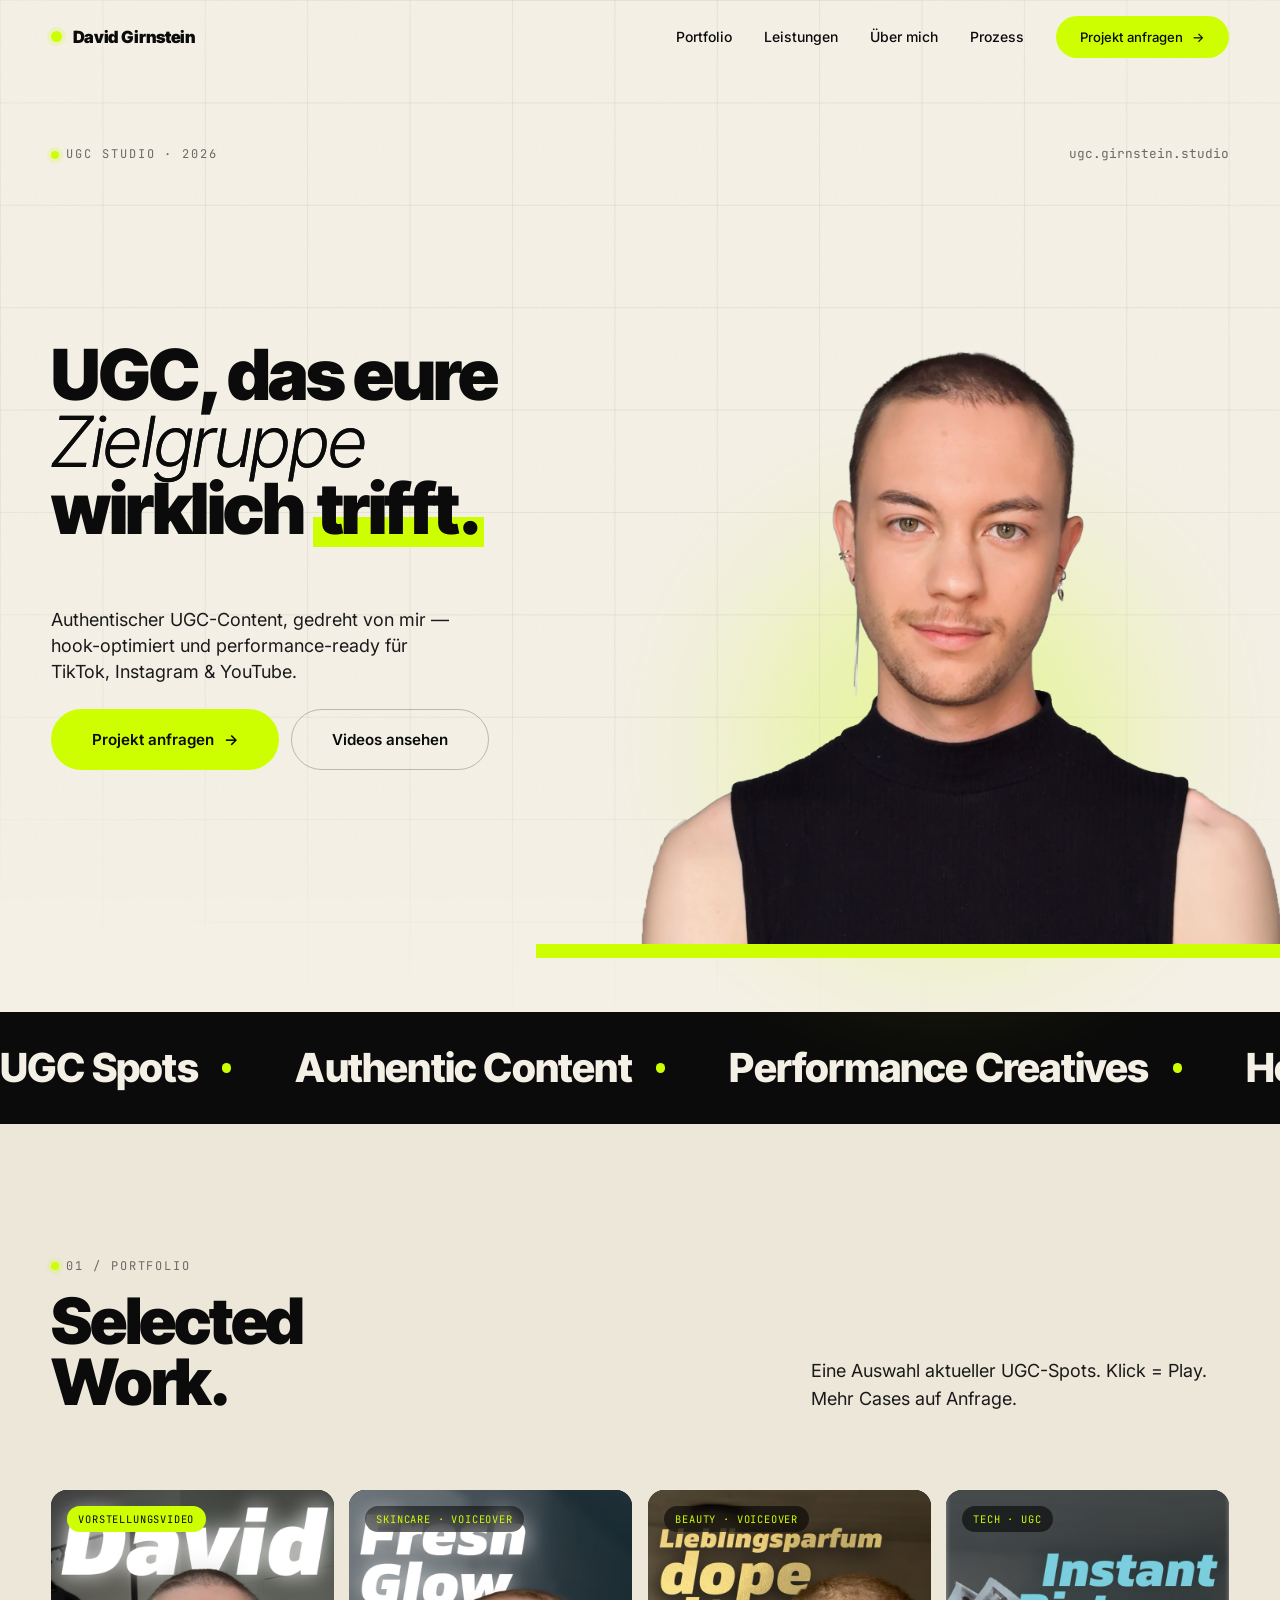
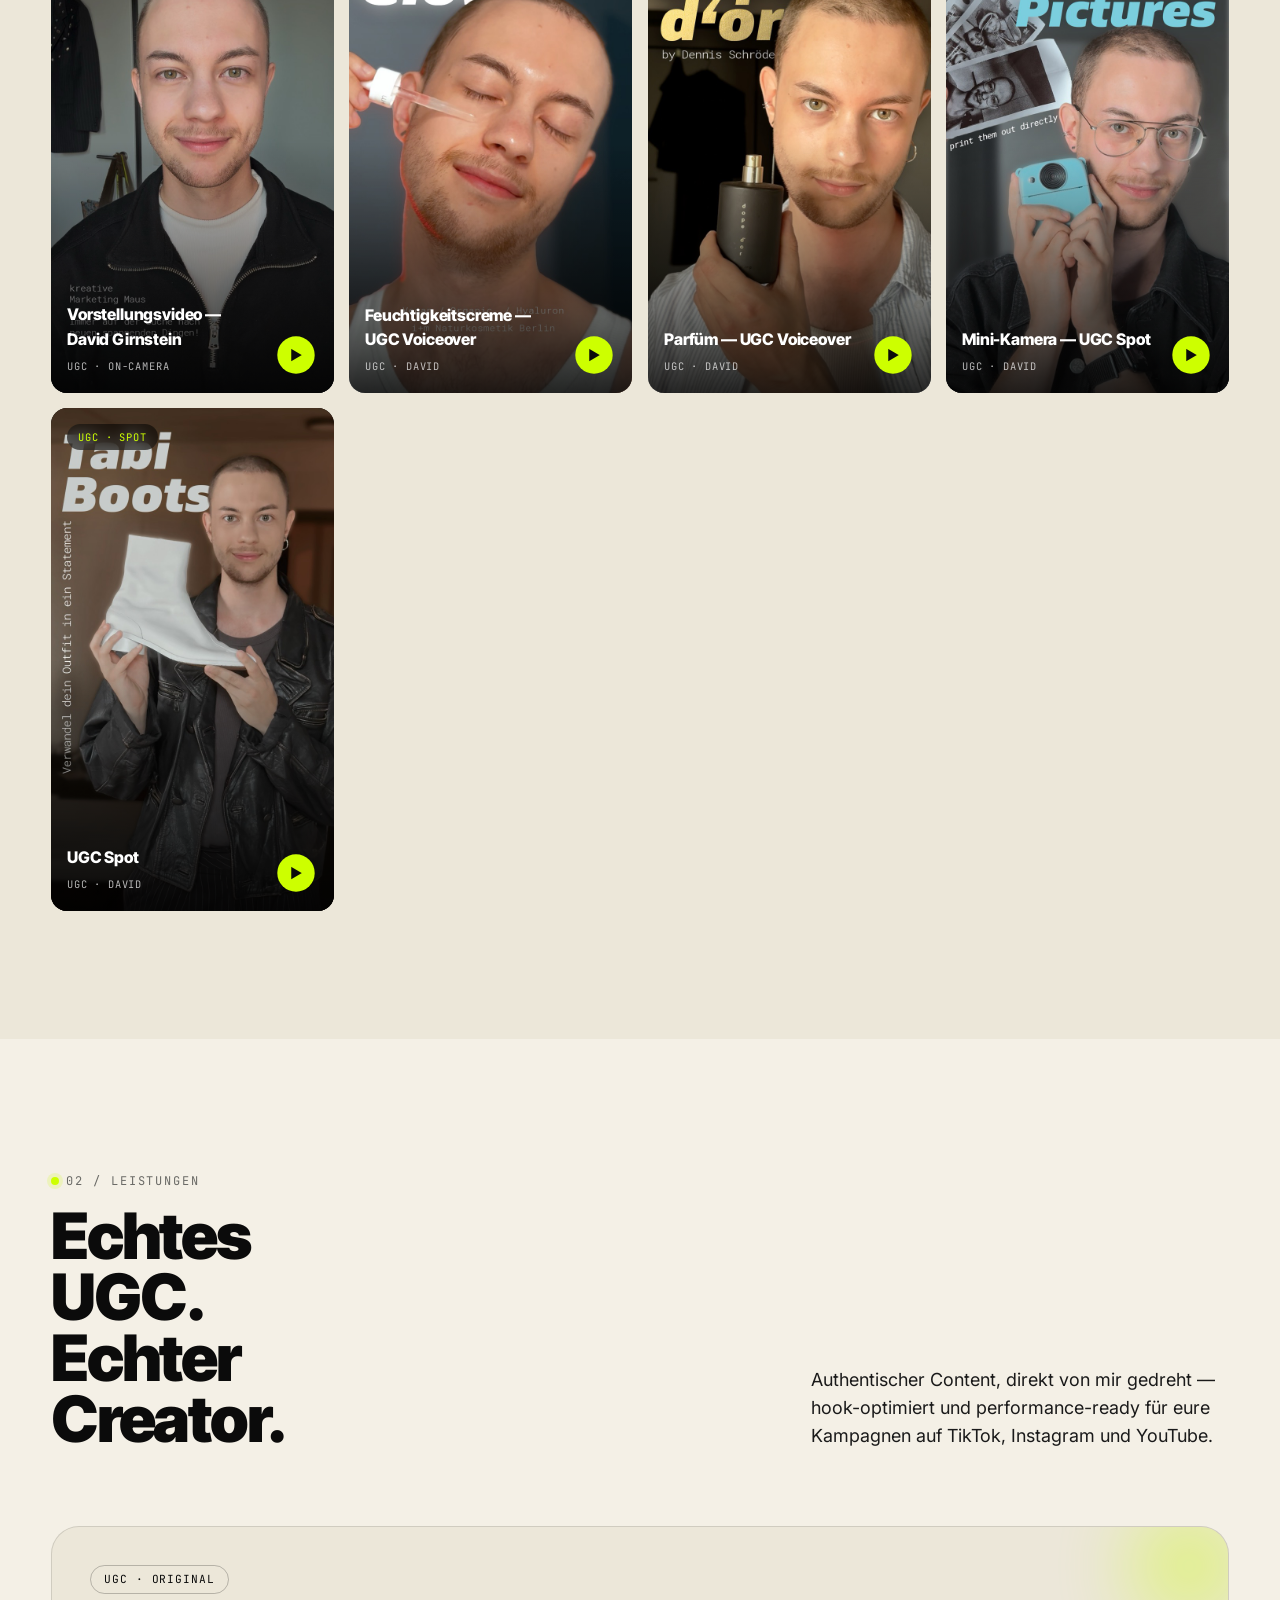
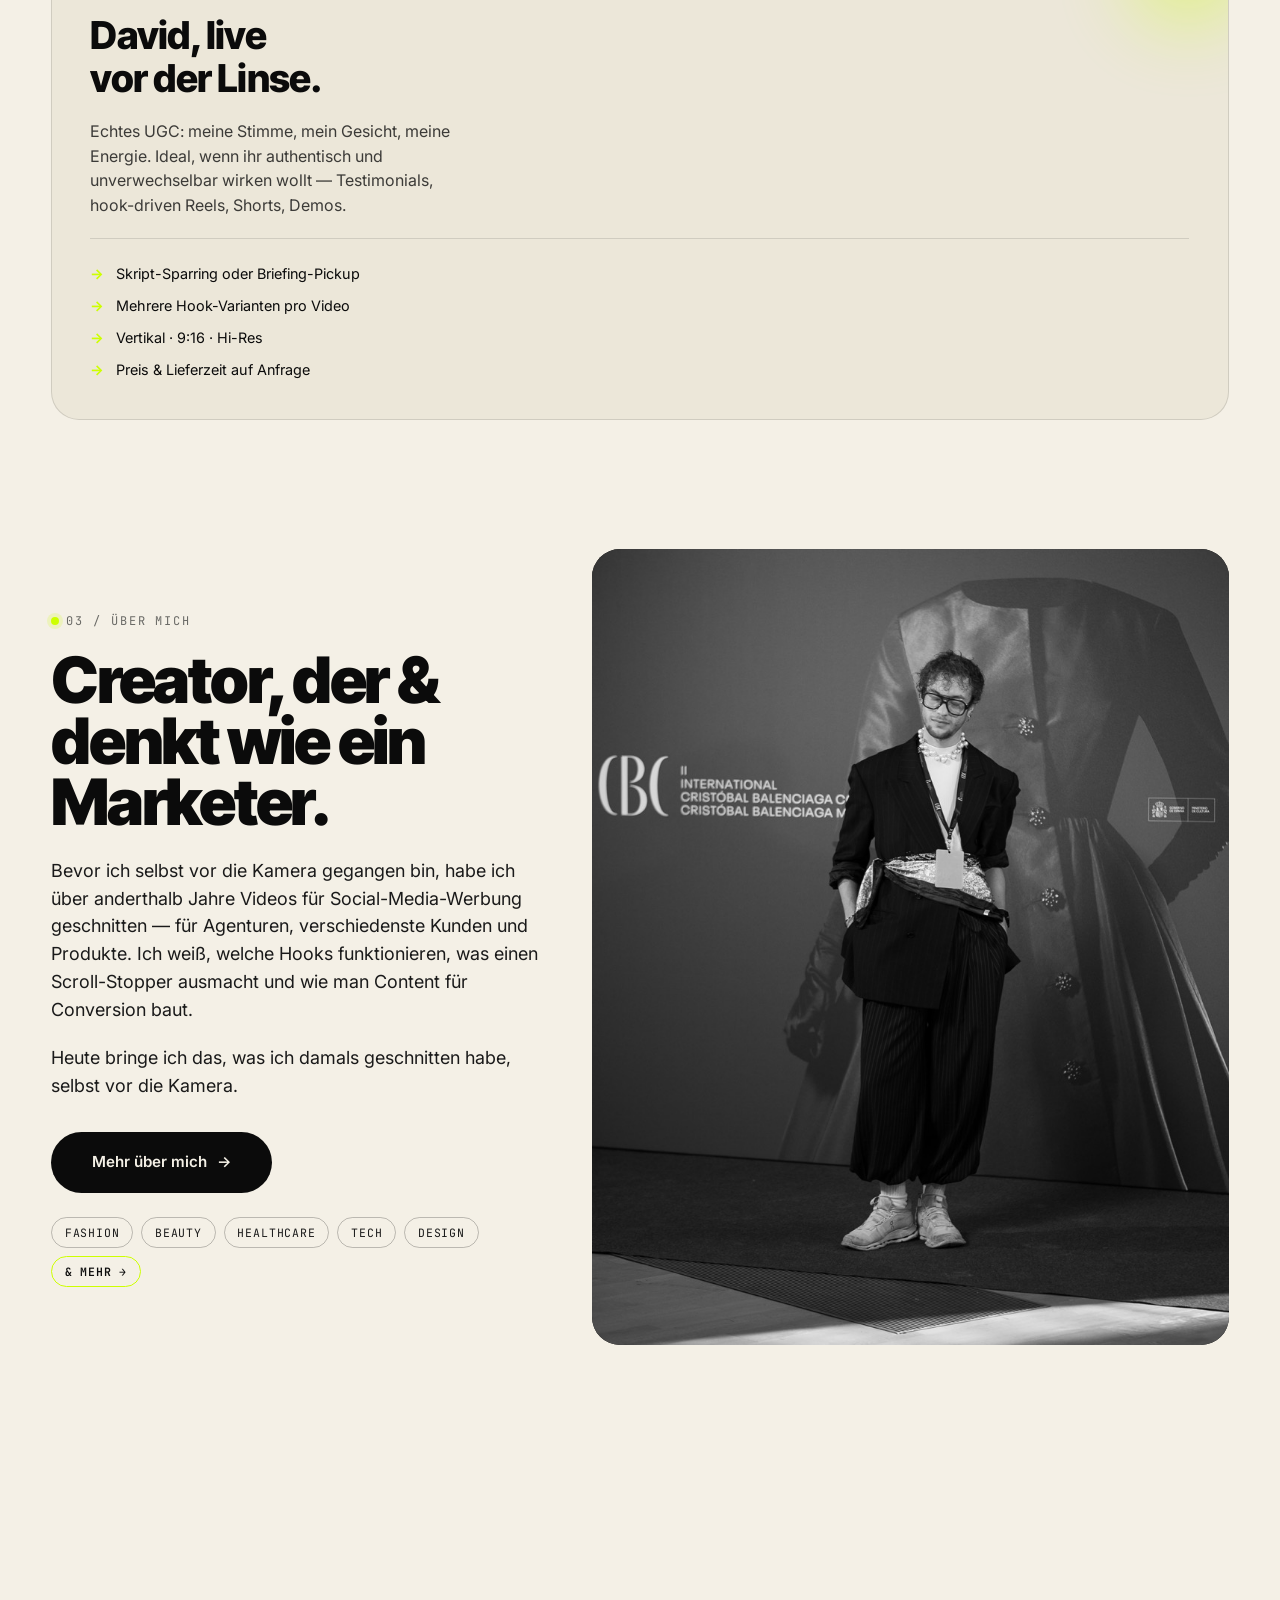
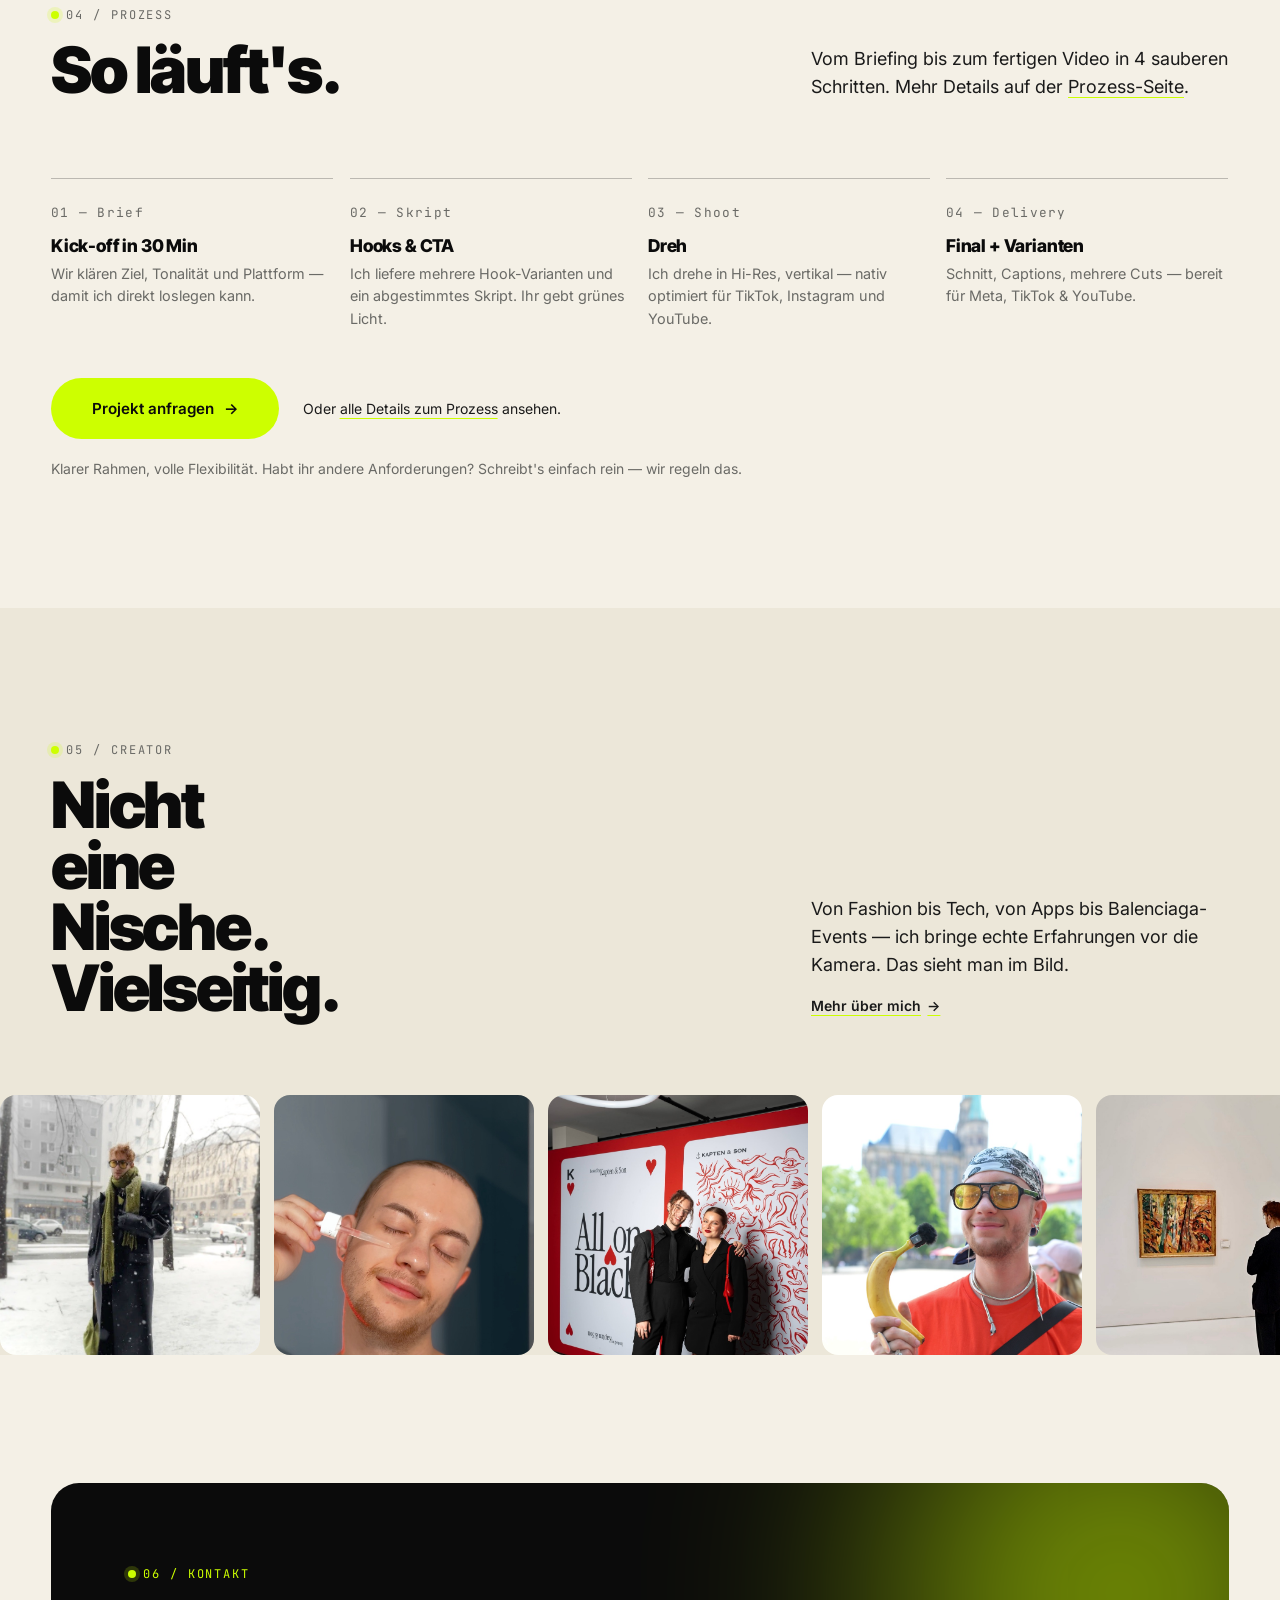
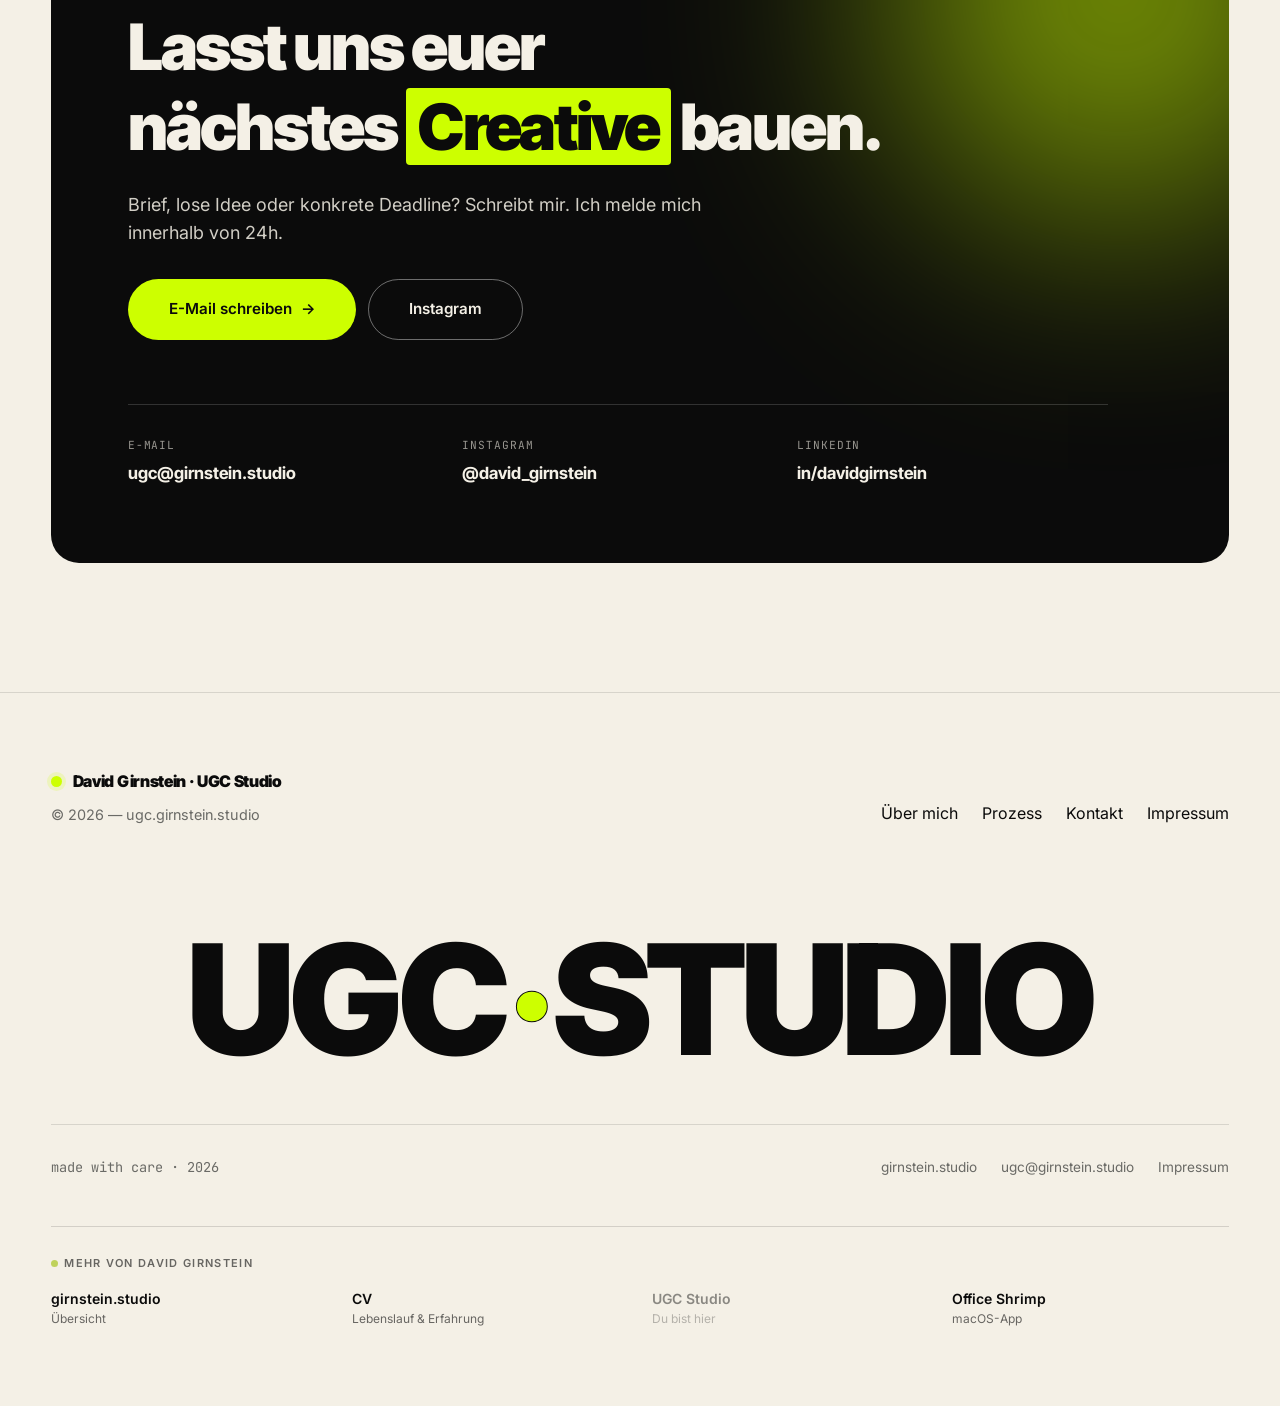
<file: index.html>
<!doctype html>
<html lang="de">
<head>
  <meta charset="utf-8" />
  <meta name="viewport" content="width=device-width, initial-scale=1, viewport-fit=cover" />
  <title>David Girnstein — UGC Studio</title>
  <meta name="description" content="Authentischer UGC-Content, der eure Zielgruppe wirklich trifft. Von David Girnstein — hook-optimiert und performance-ready." />

  <!-- SEO -->
  <link rel="canonical" href="https://ugc.girnstein.studio/" />
  <meta property="og:type" content="website" />
  <meta property="og:url" content="https://ugc.girnstein.studio/" />
  <meta property="og:title" content="David Girnstein — UGC Studio" />
  <meta property="og:description" content="Authentischer UGC-Content, der eure Zielgruppe wirklich trifft. Hook-optimiert und performance-ready." />
  <meta property="og:image" content="https://ugc.girnstein.studio/assets/images/og.jpg" />
  <meta property="og:image:width" content="1200" />
  <meta property="og:image:height" content="630" />
  <meta property="og:image:alt" content="David Girnstein — UGC Studio" />
  <meta property="og:site_name" content="David Girnstein UGC Studio" />
  <meta property="og:locale" content="de_DE" />
  <meta name="twitter:card" content="summary_large_image" />
  <meta name="twitter:title" content="David Girnstein — UGC Studio" />
  <meta name="twitter:description" content="Authentischer UGC-Content, der eure Zielgruppe wirklich trifft. Hook-optimiert und performance-ready." />
  <meta name="twitter:image" content="https://ugc.girnstein.studio/assets/images/og.jpg" />
  <script type="application/ld+json">
  {
    "@context": "https://schema.org",
    "@graph": [
      {
        "@type": "WebSite",
        "@id": "https://ugc.girnstein.studio/#website",
        "url": "https://ugc.girnstein.studio/",
        "name": "David Girnstein UGC Studio",
        "inLanguage": "de-DE",
        "publisher": {
          "@id": "https://girnstein.studio/#person"
        }
      },
      {
        "@type": "ProfessionalService",
        "@id": "https://ugc.girnstein.studio/#service",
        "name": "David Girnstein UGC Studio",
        "url": "https://ugc.girnstein.studio/",
        "image": "https://ugc.girnstein.studio/assets/images/og.jpg",
        "description": "Authentischer UGC-Content für Marken: hook-optimierte Short-Form-Videos für Social Ads und organischen Content.",
        "areaServed": "DE",
        "address": {
          "@type": "PostalAddress",
          "addressLocality": "Köln",
          "addressCountry": "DE"
        },
        "founder": {
          "@id": "https://girnstein.studio/#person"
        },
        "sameAs": [
          "https://www.instagram.com/david_girnstein/"
        ]
      },
      {
        "@type": "Person",
        "@id": "https://girnstein.studio/#person",
        "name": "David Girnstein",
        "url": "https://girnstein.studio/",
        "image": "https://cv.girnstein.studio/assets/profile.jpg",
        "address": {
          "@type": "PostalAddress",
          "addressLocality": "Köln",
          "addressCountry": "DE"
        },
        "knowsAbout": [
          "Künstliche Intelligenz",
          "AI Operations",
          "Automatisierung",
          "Produktmanagement",
          "User Generated Content",
          "Social Media Marketing"
        ],
        "sameAs": [
          "https://www.linkedin.com/in/davidgirnstein/",
          "https://www.instagram.com/david_girnstein/",
          "https://cv.girnstein.studio/",
          "https://ugc.girnstein.studio/",
          "https://office-shrimp.girnstein.studio/"
        ]
      }
    ]
  }
  </script>

  <meta name="theme-color" content="#F4F0E6" />


  <link rel="preconnect" href="https://fonts.googleapis.com" />
  <link rel="preconnect" href="https://fonts.gstatic.com" crossorigin />
  <link rel="stylesheet" href="https://fonts.googleapis.com/css2?family=Inter+Tight:wght@300;400;700;800;900&family=Inter:wght@400;500;600;700&family=JetBrains+Mono:wght@400;500&display=swap" />

  <link rel="icon" type="image/svg+xml" href="data:image/svg+xml,%3Csvg xmlns='http://www.w3.org/2000/svg' viewBox='0 0 64 64'%3E%3Crect width='64' height='64' rx='14' fill='%230B0B0B'/%3E%3Ccircle cx='32' cy='32' r='12' fill='%23CDFF00'/%3E%3C/svg%3E" />

  <link rel="stylesheet" href="css/style.css" />

  <!-- ============================================================
    Feature Flag: KI-Avatar Modus
    Auf true setzen, sobald der KI-Avatar-Modus verfügbar ist.
    ============================================================ -->
  <script>
    var ENABLE_KI_AVATAR = false;
    document.documentElement.classList.add(ENABLE_KI_AVATAR ? 'ki-on' : 'ki-off');
  </script>
<!-- gs-network-style:start -->
<style id="gs-network-style">
  .gs-net{--gs-accent:#9DBF00;--gs-line:color-mix(in srgb,currentColor 14%,transparent);font:inherit;color:inherit;border-top:1px solid var(--gs-line);margin-top:clamp(28px,4vw,48px);padding-top:clamp(20px,3vw,28px);text-align:left}
  .gs-net__label{display:flex;align-items:center;gap:.55em;margin:0 0 16px;font-size:11px;font-weight:600;letter-spacing:.12em;text-transform:uppercase;opacity:.6}
  .gs-net__dot{width:7px;height:7px;border-radius:50%;background:var(--gs-accent,currentColor);flex:none}
  .gs-net__list{list-style:none;margin:0;padding:0;display:grid;grid-template-columns:repeat(4,minmax(0,1fr));gap:12px 24px}
  .gs-net__item a,.gs-net__item span.gs-net__cur{display:block;color:inherit;text-decoration:none;padding:2px 0}
  .gs-net__name{display:block;font-size:14px;font-weight:600;line-height:1.3}
  .gs-net__desc{display:block;font-size:12px;line-height:1.4;opacity:.6;margin-top:2px}
  .gs-net__item a:hover .gs-net__name,.gs-net__item a:focus-visible .gs-net__name{text-decoration:underline;text-decoration-color:var(--gs-accent,currentColor);text-decoration-thickness:2px;text-underline-offset:3px}
  .gs-net__cur{opacity:.45}
  @media (max-width:640px){.gs-net__list{grid-template-columns:repeat(2,minmax(0,1fr))}}
</style>
<!-- gs-network-style:end -->
</head>

<body>

  <div class="noise" aria-hidden="true"></div>

  <!-- ============== HEADER ============== -->
  <header class="site-header" id="siteHeader">
    <a class="brand" href="/" aria-label="Zur Startseite">
      <span class="brand-dot" aria-hidden="true"></span>
      David Girnstein
    </a>

    <button class="nav-toggle" id="navToggle" aria-label="Navigation öffnen" aria-expanded="false">
      <span></span>
    </button>
    <!-- X-Button: gleiche Position wie Hamburger, wechseln sich ab -->
    <button class="nav-close" id="navClose" aria-label="Navigation schließen">✕</button>

    <nav id="primaryNav">
      <ul class="nav-links">
        <li><a href="#work">Portfolio</a></li>
        <li><a href="#services">Leistungen</a></li>
        <li><a href="about.html">Über mich</a></li>
        <li><a href="process.html">Prozess</a></li>
        <li class="nav-cta-mobile"><a class="btn btn-primary" href="#contact">Projekt anfragen <span class="arrow">→</span></a></li>
      </ul>
    </nav>
  </header>


  <!-- ============== HERO ============== -->
  <section class="hero">
    <div class="hero-grid" aria-hidden="true"></div>

    <div class="hero-inner">
      <div class="hero-meta">
        <span class="eyebrow">UGC Studio · 2026</span>
        <span class="mono" style="font-size: 0.8rem; color: var(--muted);">ugc.girnstein.studio</span>
      </div>

      <div class="hero-split">
        <div class="hero-left">
          <h1 class="hero-headline">
            <span class="word"><span>UGC, das eure</span></span><br />
            <span class="word"><span><em>Zielgruppe</em></span></span><br />
            <span class="word"><span>wirklich <span class="accent">trifft.</span></span></span>
          </h1>

          <div class="hero-bottom">
            <p class="hero-sub ki-feature-alt">
              Authentischer UGC-Content, gedreht von mir — hook-optimiert und performance-ready für TikTok, Instagram&nbsp;&amp;&nbsp;YouTube.
            </p>
            <p class="hero-sub ki-feature">
              Authentischer Content, gedreht von mir — oder mit einem KI-Avatar, der zu eurer Zielgruppe passt. Ein Take, unendliche Varianten.
            </p>
            <div class="hero-actions">
              <a class="btn btn-primary" href="#contact">Projekt anfragen <span class="arrow">→</span></a>
              <a class="btn btn-ghost" href="#work">Videos ansehen</a>
            </div>
          </div>
        </div>

        <div class="hero-right">
          <div class="hero-portrait">
            <!--
              Freisteller-Foto: Datei als "David_freisteller_01.png" in /assets/images/ ablegen.
              Das Bild wird automatisch angezeigt sobald die Datei vorhanden ist.
            -->
            <img
              src="assets/images/David_freisteller_01.png"
              alt="David Girnstein"
              loading="eager"
            />
            <!-- Grüner Balken — liegt über dem Bild und schneidet es unten ab -->
            <div class="portrait-bar" aria-hidden="true"></div>
          </div>
        </div>
      </div>
    </div>
  </section>


  <!-- ============== MARQUEE ============== -->
  <div class="marquee" aria-hidden="true">
    <div class="marquee-track">
      <span class="marquee-item">UGC Spots</span>
      <span class="marquee-item ki-feature">KI-Avatar Swap</span>
      <span class="marquee-item ki-feature-alt">Authentic Content</span>
      <span class="marquee-item">Performance Creatives</span>
      <span class="marquee-item">Hook Tests</span>
      <span class="marquee-item">Scroll-Stoppers</span>
      <span class="marquee-item ki-feature">Variant Engine</span>
      <span class="marquee-item ki-feature-alt">Real Creator</span>
      <!-- duplicated for seamless loop -->
      <span class="marquee-item">UGC Spots</span>
      <span class="marquee-item ki-feature">KI-Avatar Swap</span>
      <span class="marquee-item ki-feature-alt">Authentic Content</span>
      <span class="marquee-item">Performance Creatives</span>
      <span class="marquee-item">Hook Tests</span>
      <span class="marquee-item">Scroll-Stoppers</span>
      <span class="marquee-item ki-feature">Variant Engine</span>
      <span class="marquee-item ki-feature-alt">Real Creator</span>
    </div>
  </div>


  <!-- ============== PORTFOLIO ============== -->
  <section id="work" class="section" style="background: var(--bg-2);">
    <div class="container">
      <div class="section-title">
        <div class="title-text reveal">
          <span class="eyebrow" style="margin-bottom: 1rem; display: inline-flex;">01 / Portfolio</span>
          <h2>Selected<br/>Work.</h2>
        </div>
        <p class="title-aside reveal" data-delay="1">
          Eine Auswahl aktueller UGC-Spots. Klick&nbsp;= Play. Mehr Cases auf Anfrage.
        </p>
      </div>

      <div class="work-grid" id="workGrid">

        <!-- Video 0: Vorstellungsvideo / Seeply -->
        <article class="work-card reveal" data-cat="ugc" data-yt="lx2DXyqhLYw">
          <span class="badge" style="background: var(--lime); color: var(--ink);">Vorstellungsvideo</span>
          <img class="thumb" src="assets/images/vorstellung.jpg" alt="Vorstellungsvideo — David Girnstein" loading="lazy" width="1080" height="1920" />
          <div class="overlay" aria-hidden="true"></div>
          <div class="meta">
            <div>
              <strong>Vorstellungsvideo — David Girnstein</strong>
              <small>UGC · On-Camera</small>
            </div>
            <div class="play" aria-hidden="true">▶</div>
          </div>
        </article>

        <!-- Video 1: Skincare -->
        <article class="work-card reveal" data-cat="ugc" data-yt="YdM6fE8bQ_o">
          <span class="badge">Skincare · Voiceover</span>
          <img class="thumb" src="assets/images/work-01.jpeg" alt="Feuchtigkeitscreme — UGC Voiceover" loading="lazy" width="1080" height="1920" />
          <div class="overlay" aria-hidden="true"></div>
          <div class="meta">
            <div>
              <strong>Feuchtigkeitscreme — UGC Voiceover</strong>
              <small>UGC · David</small>
            </div>
            <div class="play" aria-hidden="true">▶</div>
          </div>
        </article>

        <!-- Video 2: Beauty / Parfüm -->
        <article class="work-card reveal" data-delay="1" data-cat="ugc" data-yt="PeCv6GXr99Y">
          <span class="badge">Beauty · Voiceover</span>
          <img class="thumb" src="assets/images/work-02.jpeg" alt="Parfüm — UGC Voiceover" loading="lazy" width="1080" height="1920" />
          <div class="overlay" aria-hidden="true"></div>
          <div class="meta">
            <div>
              <strong>Parfüm — UGC Voiceover</strong>
              <small>UGC · David</small>
            </div>
            <div class="play" aria-hidden="true">▶</div>
          </div>
        </article>

        <!-- Video 3: Tech -->
        <article class="work-card reveal" data-delay="2" data-cat="ugc" data-yt="KbUX4i_vCnw">
          <span class="badge">Tech · UGC</span>
          <img class="thumb" src="assets/images/work-03.jpeg" alt="Mini-Kamera — UGC Spot" loading="lazy" width="1080" height="1920" />
          <div class="overlay" aria-hidden="true"></div>
          <div class="meta">
            <div>
              <strong>Mini-Kamera — UGC Spot</strong>
              <small>UGC · David</small>
            </div>
            <div class="play" aria-hidden="true">▶</div>
          </div>
        </article>

        <!-- Video 4 -->
        <article class="work-card reveal" data-delay="3" data-cat="ugc" data-yt="lSCPW9u-xY8">
          <span class="badge">UGC · Spot</span>
          <img class="thumb" src="assets/images/work-04.jpeg" alt="UGC Spot" loading="lazy" width="1080" height="1920" />
          <div class="overlay" aria-hidden="true"></div>
          <div class="meta">
            <div>
              <strong>UGC Spot</strong>
              <small>UGC · David</small>
            </div>
            <div class="play" aria-hidden="true">▶</div>
          </div>
        </article>

        <!-- KI-Avatar placeholder — wird sichtbar wenn ENABLE_KI_AVATAR = true -->
        <article class="work-card reveal ki-feature" data-delay="1" data-cat="avatar" hidden>
          <span class="badge">Avatar · Demo</span>
          <div class="placeholder">[ KI-Avatar Variant ]</div>
          <div class="overlay" aria-hidden="true"></div>
          <div class="meta">
            <div>
              <strong>Avatar Demo</strong>
              <small>KI-Avatar</small>
            </div>
            <div class="play" aria-hidden="true">▶</div>
          </div>
        </article>

      </div>
    </div>
  </section>


  <!-- ============== SERVICES ============== -->
  <section id="services" class="section">
    <div class="container">

      <!-- Heading: KI OFF -->
      <div class="section-title ki-feature-alt">
        <div class="title-text reveal">
          <span class="eyebrow" style="margin-bottom: 1rem; display: inline-flex;">02 / Leistungen</span>
          <h2>Echtes UGC.<br/>Echter Creator.</h2>
        </div>
        <p class="title-aside reveal" data-delay="1">
          Authentischer Content, direkt von mir gedreht — hook-optimiert und performance-ready für eure Kampagnen auf TikTok, Instagram und YouTube.
        </p>
      </div>

      <!-- Heading: KI ON -->
      <div class="section-title ki-feature">
        <div class="title-text reveal">
          <span class="eyebrow" style="margin-bottom: 1rem; display: inline-flex;">02 / Leistungen</span>
          <h2>Zwei&nbsp;Modi.<br/>Ein&nbsp;Studio.</h2>
        </div>
        <p class="title-aside reveal" data-delay="1">
          Ihr bekommt entweder mich vor der Kamera — oder einen KI-Avatar, der genauso überzeugend liefert. Same delivery, andere Persona.
        </p>
      </div>

      <div class="services-grid">

        <article class="service-card reveal" data-delay="1">
          <div class="service-art" aria-hidden="true"></div>
          <span class="service-tag">UGC · Original</span>
          <h3>David, live<br/>vor der Linse.</h3>
          <p>Echtes UGC: meine Stimme, mein Gesicht, meine Energie. Ideal, wenn ihr authentisch und unverwechselbar wirken wollt — Testimonials, hook-driven Reels, Shorts, Demos.</p>
          <ul class="service-features">
            <li>Skript-Sparring oder Briefing-Pickup</li>
            <li>Mehrere Hook-Varianten pro Video</li>
            <li>Vertikal · 9:16 · Hi-Res</li>
            <li>Preis & Lieferzeit auf Anfrage</li>
          </ul>
        </article>

        <!-- KI-Avatar Card — wird sichtbar wenn ENABLE_KI_AVATAR = true -->
        <article class="service-card is-featured reveal ki-feature" data-delay="2">
          <div class="service-art" aria-hidden="true"></div>
          <span class="service-tag">Mode 02 · Avatar Swap</span>
          <h3>Ein Take.<br/>Unendlich Gesichter.</h3>
          <p>Ich drehe das Original, dann lege ich euren Wunsch-Creator drüber. Andere Demografie? Andere Sprache? Andere Persona? Kein neues Shooting nötig.</p>
          <ul class="service-features">
            <li>Auswahl aus diverser Avatar-Library</li>
            <li>Lippenproof & natürliche Mimik</li>
            <li>Mehrere Varianten pro Spot</li>
            <li>A/B-tauglich für Performance Ads</li>
          </ul>
        </article>

      </div>

      <!-- Stats: aktuell ausgeblendet — erst wieder aktivieren wenn sinnvolle Werte vorhanden -->
      <!--
      <div class="stats">...</div>
      -->
    </div>
  </section>


  <!-- ============== ABOUT TEASER ============== -->
  <section class="section" style="padding-top: 0;">
    <div class="container">
      <div class="about-teaser">
        <div class="copy reveal">
          <span class="eyebrow" style="margin-bottom: 1.25rem; display: inline-flex;">03 / Über mich</span>
          <h2>Creator, der&nbsp;&amp;<br/>denkt wie&nbsp;ein Marketer.</h2>
          <p>Bevor ich selbst vor die Kamera gegangen bin, habe ich über anderthalb Jahre Videos für Social-Media-Werbung geschnitten — für Agenturen, verschiedenste Kunden und Produkte. Ich weiß, welche Hooks funktionieren, was einen Scroll-Stopper ausmacht und wie man Content für Conversion baut.</p>
          <p>Heute bringe ich das, was ich damals geschnitten habe, selbst vor die Kamera.</p>
          <a class="btn btn-dark" href="about.html">Mehr über mich <span class="arrow">→</span></a>

          <div class="niche-tags reveal" data-delay="3">
            <span class="niche-tag-item">Fashion</span>
            <span class="niche-tag-item">Beauty</span>
            <span class="niche-tag-item">Healthcare</span>
            <span class="niche-tag-item">Tech</span>
            <span class="niche-tag-item">Design</span>
            <a href="about.html#niches" class="niche-tag-item niche-tag-more">& mehr →</a>
          </div>
        </div>
        <div class="imgwrap reveal" data-delay="2">
          <img src="assets/images/David-01.jpg" alt="David Girnstein" loading="lazy" />
        </div>
      </div>
    </div>
  </section>


  <!-- ============== PROCESS preview ============== -->
  <section class="section">
    <div class="container">
      <div class="section-title">
        <div class="title-text reveal">
          <span class="eyebrow" style="margin-bottom: 1rem; display: inline-flex;">04 / Prozess</span>
          <h2>So&nbsp;läuft's.</h2>
        </div>
        <p class="title-aside reveal" data-delay="1">
          Vom Briefing bis zum fertigen Video in 4 sauberen Schritten. Mehr Details auf der <a href="process.html" style="text-decoration: underline; text-decoration-color: var(--lime); text-underline-offset: 4px;">Prozess-Seite</a>.
        </p>
      </div>

      <div class="steps">
        <div class="step reveal">
          <span class="num">01 — Brief</span>
          <h4>Kick-off in 30&nbsp;Min</h4>
          <p>Wir klären Ziel, Tonalität und Plattform — damit ich direkt loslegen kann.</p>
        </div>
        <div class="step reveal" data-delay="1">
          <span class="num">02 — Skript</span>
          <h4>Hooks &amp; CTA</h4>
          <p>Ich liefere mehrere Hook-Varianten und ein abgestimmtes Skript. Ihr gebt grünes Licht.</p>
        </div>
        <div class="step reveal" data-delay="2">
          <span class="num">03 — Shoot</span>
          <h4>Dreh</h4>
          <p>Ich drehe in Hi-Res, vertikal — nativ optimiert für TikTok, Instagram und YouTube.</p>
        </div>
        <div class="step reveal" data-delay="3">
          <span class="num">04 — Delivery</span>
          <h4>Final + Varianten</h4>
          <p>Schnitt, Captions, mehrere Cuts — bereit für Meta, TikTok &amp; YouTube.</p>
        </div>
      </div>

      <div class="process-cta reveal" style="margin-top: 3rem; display: flex; align-items: center; gap: 1.5rem; flex-wrap: wrap;">
        <a class="btn btn-primary" href="mailto:ugc@girnstein.studio?subject=Projekt%20anfragen">Projekt anfragen <span class="arrow">→</span></a>
        <span style="font-size: var(--fs-sm); color: var(--ink-2);">Oder <a href="process.html" style="text-decoration: underline; text-decoration-color: var(--lime); text-underline-offset: 4px;">alle Details zum Prozess</a> ansehen.</span>
      </div>
      <p class="reveal" style="margin-top: 1.25rem; font-size: var(--fs-sm); color: var(--muted);">Klarer Rahmen, volle Flexibilität. Habt ihr andere Anforderungen? Schreibt's einfach rein — wir regeln das.</p>
    </div>
  </section>


  <!-- ============== VIELFALT TEASER ============== -->
  <section class="section" style="background: var(--bg-2); padding-bottom: 0;">
    <div class="container">
      <div class="section-title">
        <div class="title-text reveal">
          <span class="eyebrow" style="margin-bottom: 1rem; display: inline-flex;">05 / Creator</span>
          <h2>Nicht eine<br/>Nische. Vielseitig.</h2>
        </div>
        <div class="title-aside reveal" data-delay="1">
          <p>Von Fashion bis Tech, von Apps bis Balenciaga-Events — ich bringe echte Erfahrungen vor die Kamera. Das sieht man im Bild.</p>
          <a href="about.html#niches" style="display: inline-flex; align-items: center; gap: 0.4rem; margin-top: 1rem; font-weight: 600; font-size: var(--fs-sm); text-decoration: underline; text-decoration-color: var(--lime); text-underline-offset: 4px;">Mehr über mich <span>→</span></a>
        </div>
      </div>
    </div>

    <div class="gallery-marquee" style="margin-top: clamp(2rem, 4vw, 3rem);">
      <div class="gallery-track">
        <div class="gallery-item"><img src="assets/images/niche-fashion.jpg" alt="Fashion" loading="lazy" /></div>
        <div class="gallery-item"><img src="assets/images/niche-beauty.jpg" alt="Beauty" loading="lazy" /></div>
        <div class="gallery-item"><img src="assets/images/niche-healthcare.jpg" alt="Healthcare" loading="lazy" /></div>
        <div class="gallery-item"><img src="assets/images/niche-tech.jpg" alt="Tech" loading="lazy" /></div>
        <div class="gallery-item"><img src="assets/images/niche-design.jpg" alt="Design" loading="lazy" /></div>
        <div class="gallery-item"><img src="assets/images/niche-more.jpg" alt="Mehr" loading="lazy" /></div>
        <div class="gallery-item"><img src="assets/images/niche-07.jpg" alt="" loading="lazy" style="object-position: center center;" /></div>
        <div class="gallery-item"><img src="assets/images/niche-08.jpg" alt="" loading="lazy" /></div>
        <div class="gallery-item"><img src="assets/images/niche-09.jpg" alt="" loading="lazy" /></div>
        <div class="gallery-item"><img src="assets/images/niche-10.jpg" alt="" loading="lazy" /></div>
        <div class="gallery-item"><img src="assets/images/niche-11.jpg" alt="" loading="lazy" /></div>
        <!-- Duplikate für nahtlose Endlosschleife -->
        <div class="gallery-item" aria-hidden="true"><img src="assets/images/niche-fashion.jpg" alt="" loading="lazy" /></div>
        <div class="gallery-item" aria-hidden="true"><img src="assets/images/niche-beauty.jpg" alt="" loading="lazy" /></div>
        <div class="gallery-item" aria-hidden="true"><img src="assets/images/niche-healthcare.jpg" alt="" loading="lazy" /></div>
        <div class="gallery-item" aria-hidden="true"><img src="assets/images/niche-tech.jpg" alt="" loading="lazy" /></div>
        <div class="gallery-item" aria-hidden="true"><img src="assets/images/niche-design.jpg" alt="" loading="lazy" /></div>
        <div class="gallery-item" aria-hidden="true"><img src="assets/images/niche-more.jpg" alt="" loading="lazy" /></div>
        <div class="gallery-item" aria-hidden="true"><img src="assets/images/niche-07.jpg" alt="" loading="lazy" style="object-position: center center;" /></div>
        <div class="gallery-item" aria-hidden="true"><img src="assets/images/niche-08.jpg" alt="" loading="lazy" /></div>
        <div class="gallery-item" aria-hidden="true"><img src="assets/images/niche-09.jpg" alt="" loading="lazy" /></div>
        <div class="gallery-item" aria-hidden="true"><img src="assets/images/niche-10.jpg" alt="" loading="lazy" /></div>
        <div class="gallery-item" aria-hidden="true"><img src="assets/images/niche-11.jpg" alt="" loading="lazy" /></div>
      </div>
    </div>
  </section>


  <!-- ============== CONTACT ============== -->
  <section id="contact" class="section">
    <div class="container">
      <div class="cta reveal">
        <div class="cta-content">
          <span class="eyebrow" style="margin-bottom: 1.5rem; display: inline-flex; color: var(--lime);">06 / Kontakt</span>
          <h2>Lasst uns euer<br/>nächstes <span class="accent accent--box">Creative</span> bauen.</h2>
          <p style="font-size: var(--fs-lg); max-width: 56ch; opacity: 0.85; margin-top: 1rem;">
            Brief, lose Idee oder konkrete Deadline? Schreibt mir. Ich melde mich innerhalb von 24h.
          </p>

          <div class="cta-row">
            <a class="btn btn-primary" href="mailto:ugc@girnstein.studio?subject=UGC%20Anfrage">E-Mail schreiben <span class="arrow">→</span></a>
            <a class="btn btn-ghost" style="color: var(--bg); border-color: rgba(255,255,255,0.4);" href="https://instagram.com/david_girnstein" target="_blank" rel="noopener">Instagram</a>
          </div>

          <div class="cta-info">
            <a href="mailto:ugc@girnstein.studio">
              <div class="label">E-Mail</div>
              <div class="value">ugc@girnstein.studio</div>
            </a>
            <a href="https://instagram.com/david_girnstein" target="_blank" rel="noopener">
              <div class="label">Instagram</div>
              <div class="value">@david_girnstein</div>
            </a>
            <a href="https://linkedin.com/in/davidgirnstein" target="_blank" rel="noopener">
              <div class="label">LinkedIn</div>
              <div class="value">in/davidgirnstein</div>
            </a>
          </div>
        </div>
      </div>
    </div>
  </section>


  <!-- ============== FOOTER ============== -->
  <footer class="site-footer">
    <div class="container">
      <div class="footer-top">
        <div>
          <div class="brand" style="font-size: 1rem;">
            <span class="brand-dot" aria-hidden="true"></span>
            David Girnstein · UGC Studio
          </div>
          <p style="margin-top: 0.6rem; color: var(--muted); font-size: 0.9rem;">© 2026 — ugc.girnstein.studio</p>
        </div>
        <div class="footer-links">
          <a href="about.html">Über mich</a>
          <a href="process.html">Prozess</a>
          <a href="#contact">Kontakt</a>
          <a href="impressum.html">Impressum</a>
        </div>
      </div>

      <div class="footer-mega" aria-hidden="true">
        UGC<span class="accent">·</span>STUDIO
      </div>

      <div class="footer-bottom">
        <span class="mono">made with care · 2026</span>
        <div class="footer-links">
          <a href="https://girnstein.studio" target="_blank" rel="noopener">girnstein.studio</a>
          <a href="mailto:ugc@girnstein.studio">ugc@girnstein.studio</a>
          <a href="impressum.html">Impressum</a>
        </div>
      </div>
    <!-- gs-network:start -->
  <div class="gs-net" role="navigation" aria-label="Mehr von David Girnstein">
    <p class="gs-net__label"><span class="gs-net__dot" aria-hidden="true"></span>Mehr von David Girnstein</p>
    <ul class="gs-net__list">
      <li class="gs-net__item"><a href="https://girnstein.studio/"><span class="gs-net__name">girnstein.studio</span><span class="gs-net__desc">Übersicht</span></a></li>
      <li class="gs-net__item"><a href="https://cv.girnstein.studio/"><span class="gs-net__name">CV</span><span class="gs-net__desc">Lebenslauf &amp; Erfahrung</span></a></li>
      <li class="gs-net__item"><span class="gs-net__cur" aria-current="page"><span class="gs-net__name">UGC Studio</span><span class="gs-net__desc">Du bist hier</span></span></li>
      <li class="gs-net__item"><a href="https://office-shrimp.girnstein.studio/"><span class="gs-net__name">Office Shrimp</span><span class="gs-net__desc">macOS-App</span></a></li>
    </ul>
  </div>
<!-- gs-network:end -->
</div>
  </footer>

  <script src="js/main.js" defer></script>
</body>
</html>
</file>
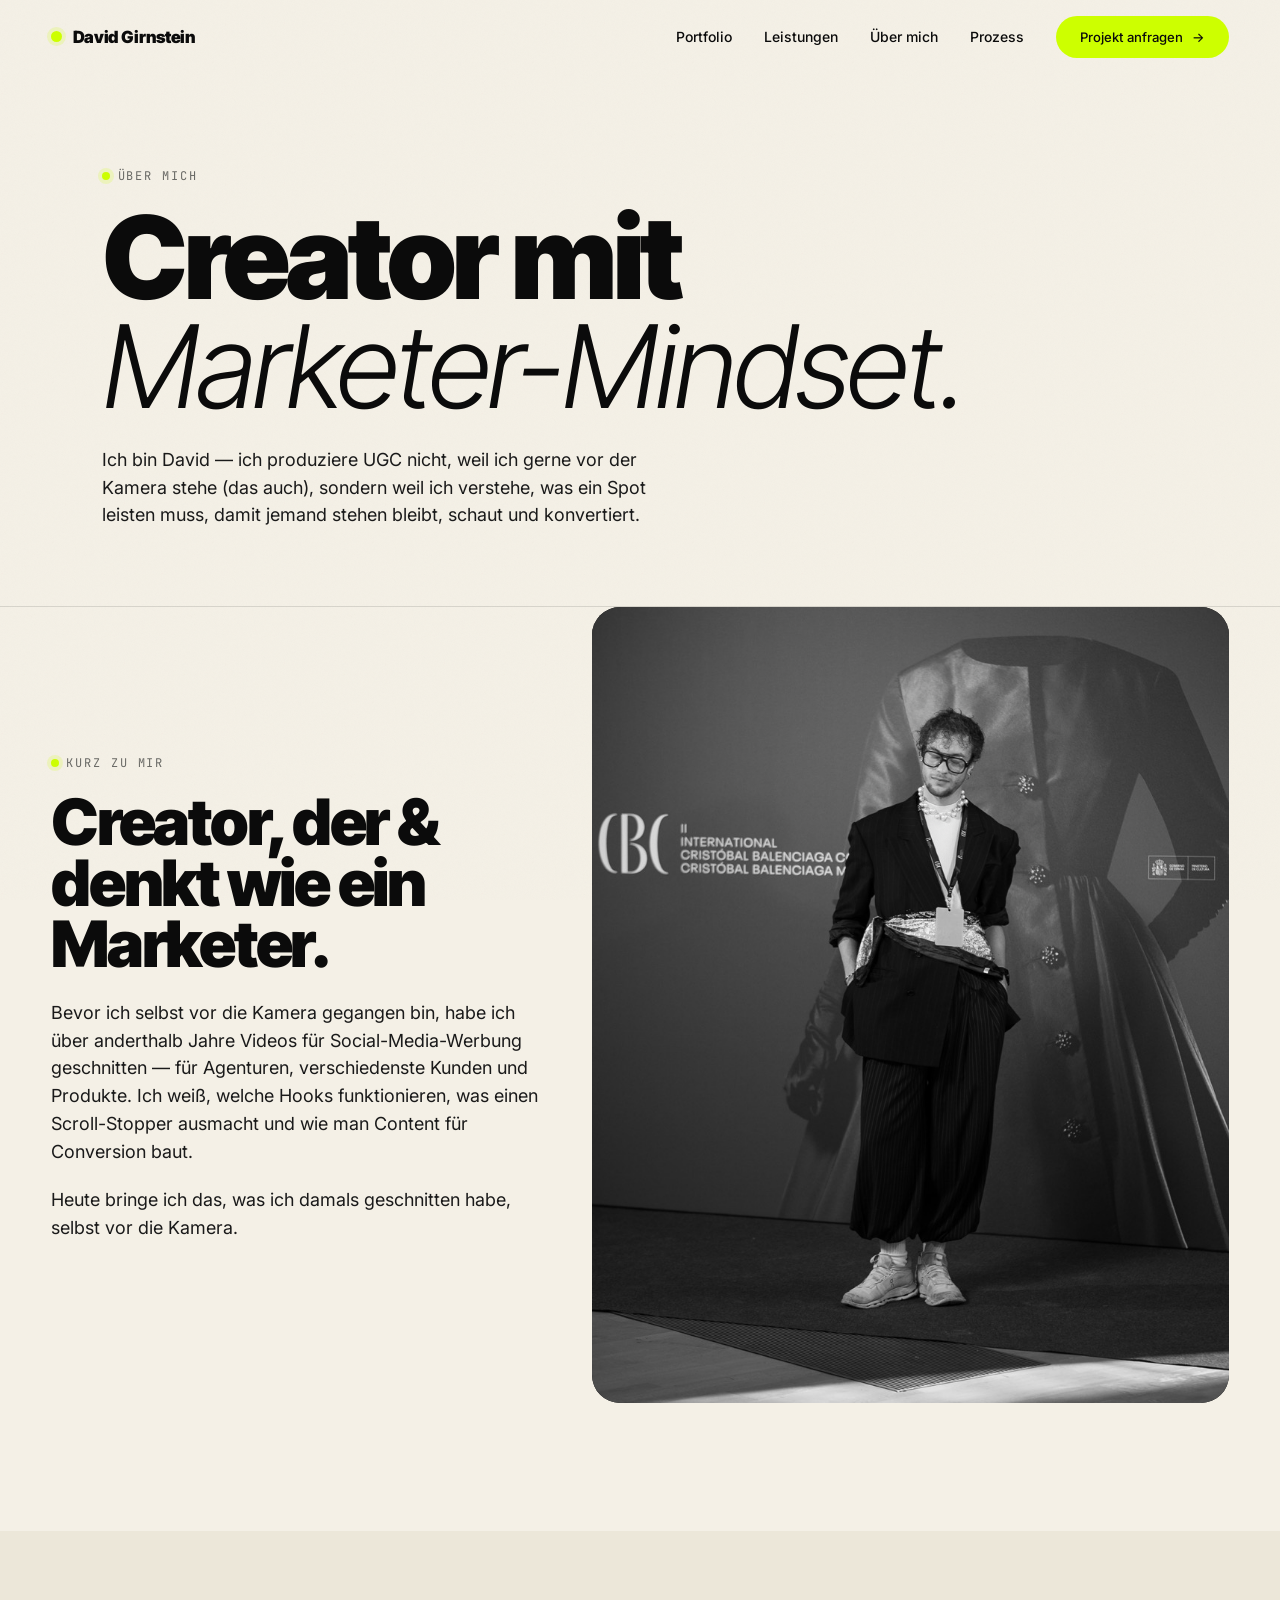
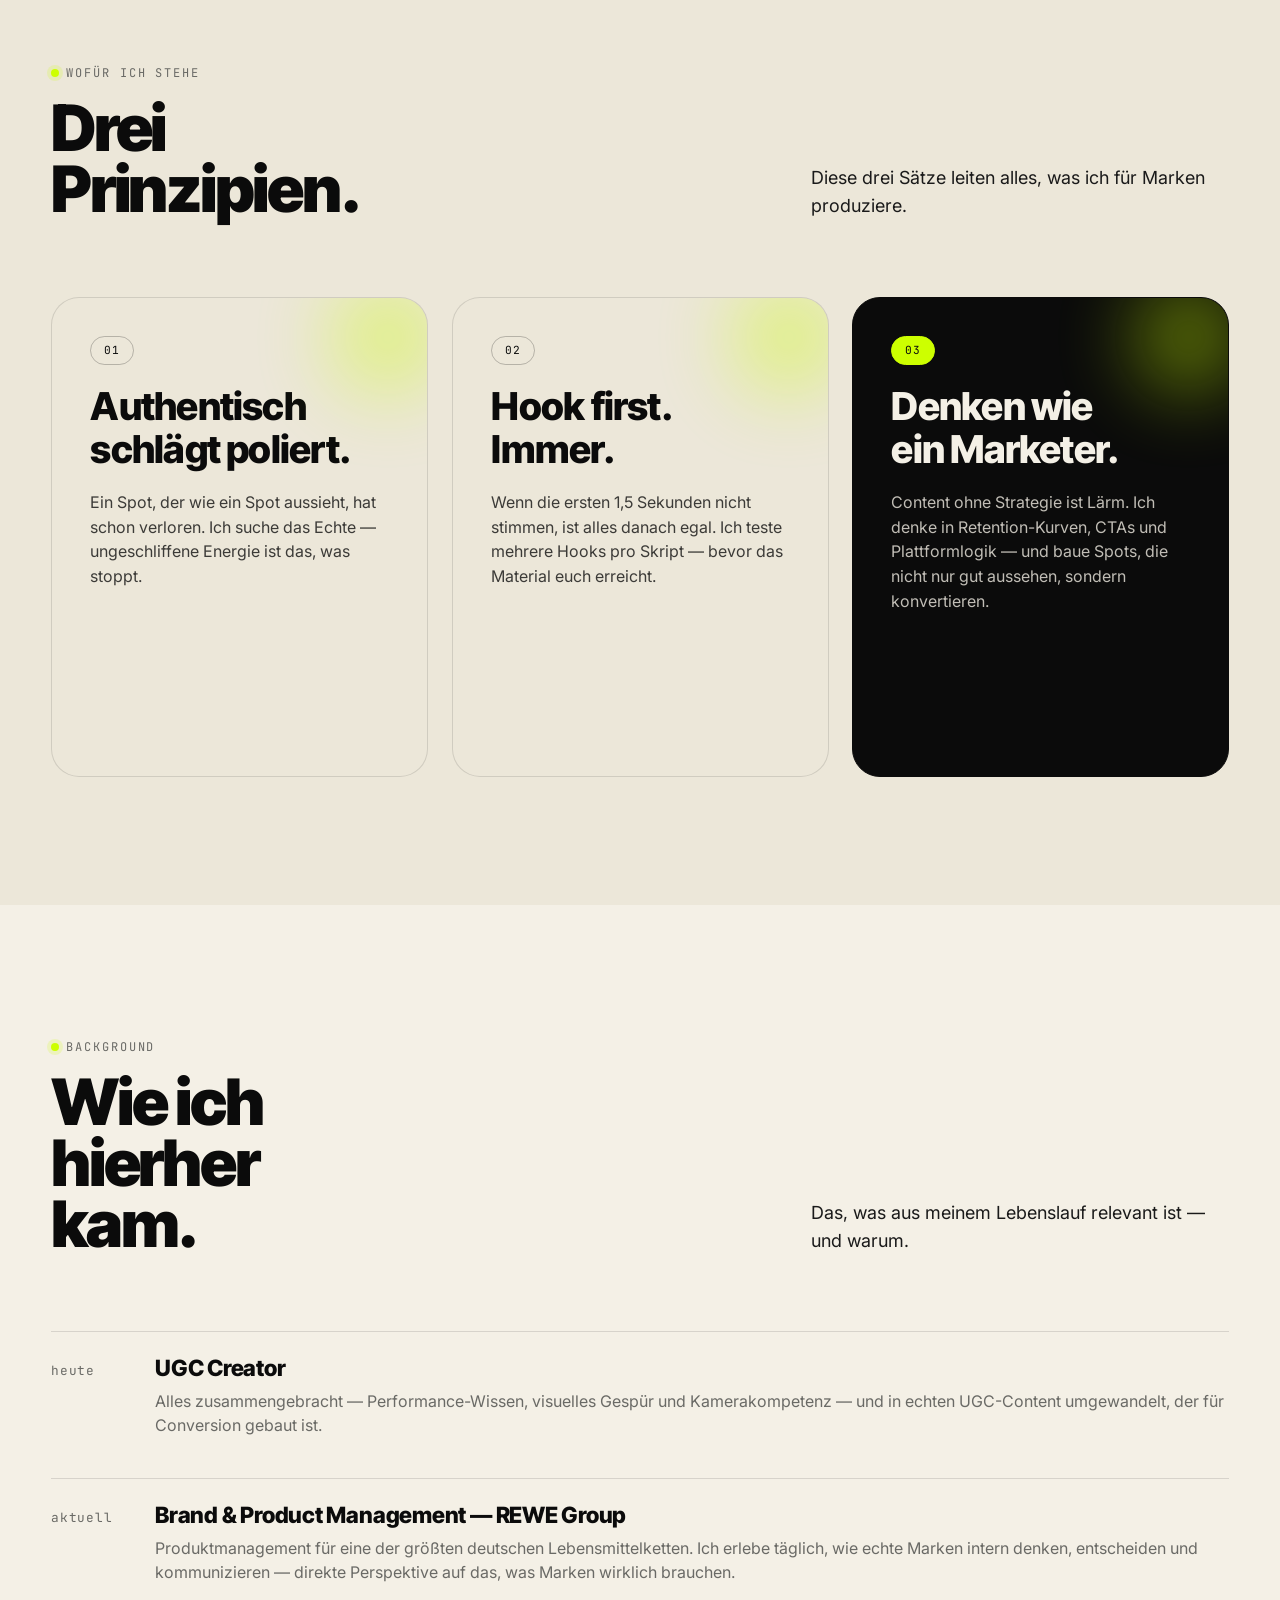
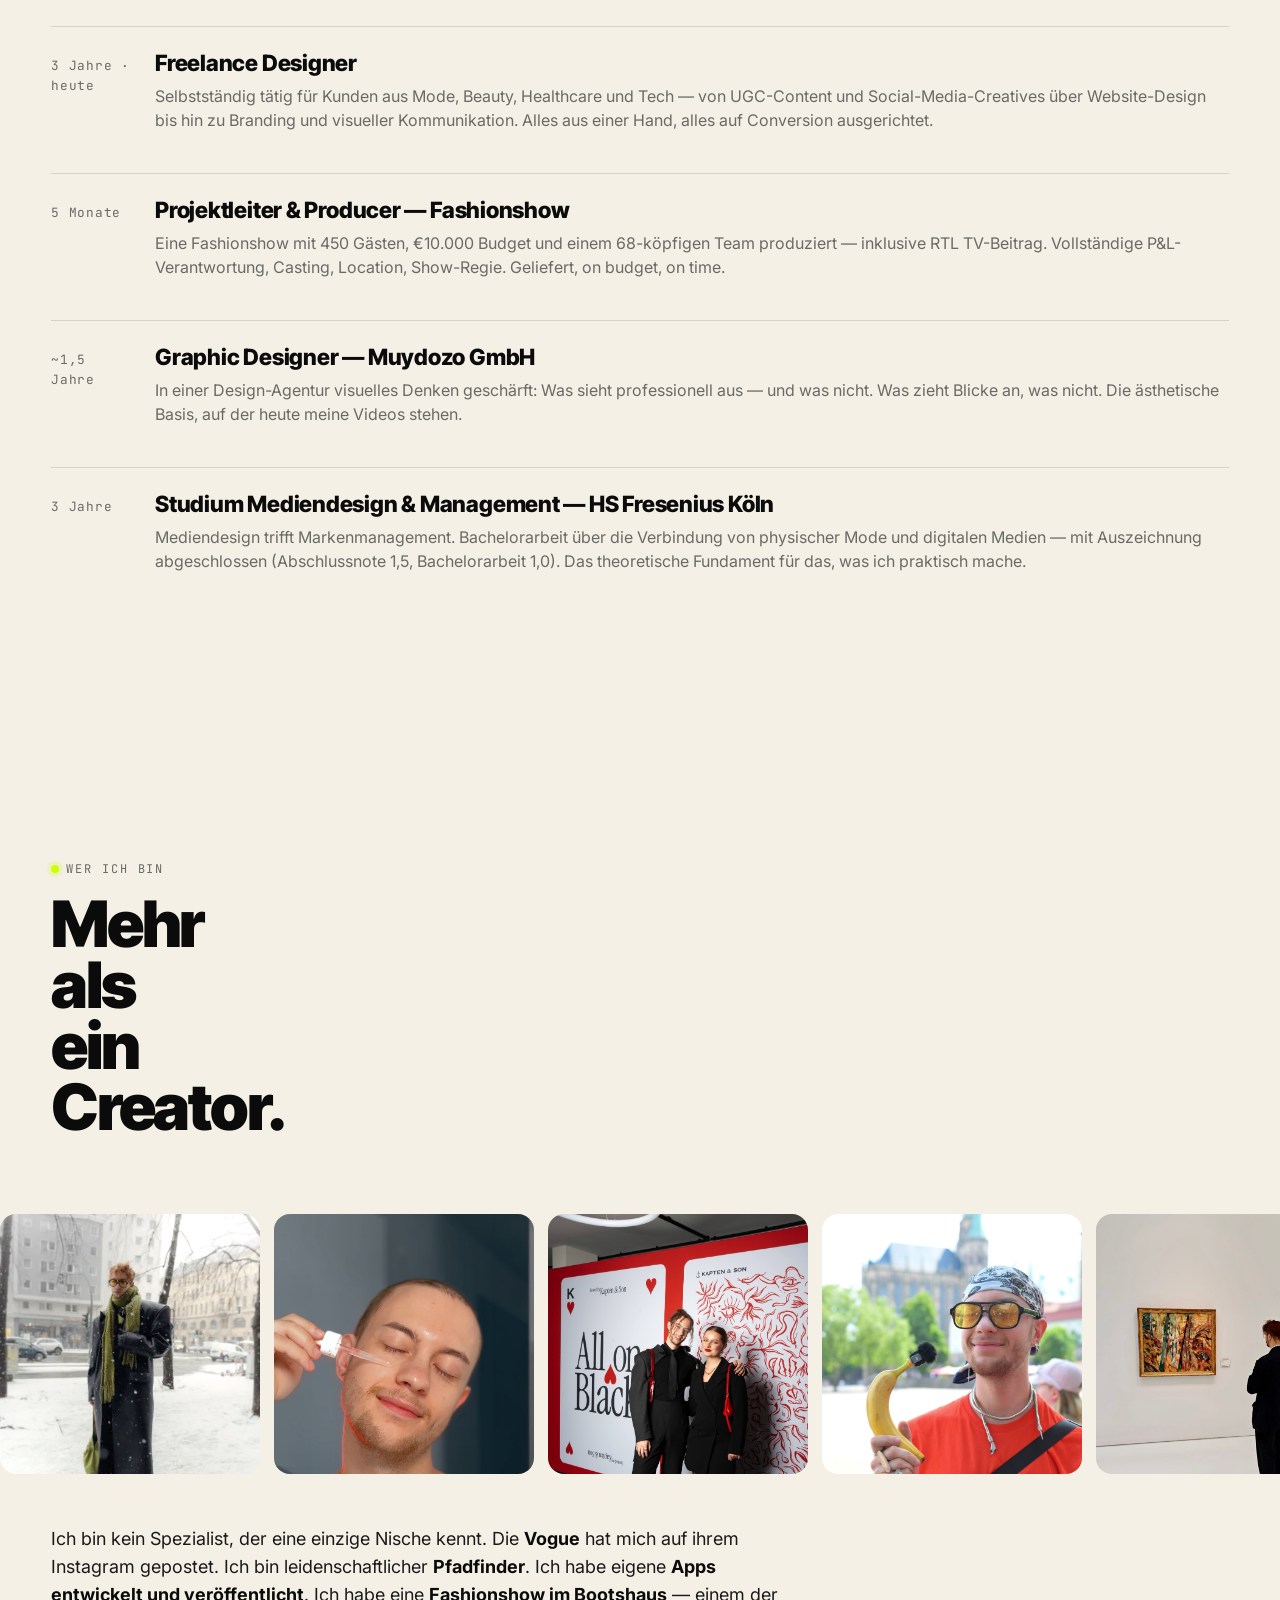
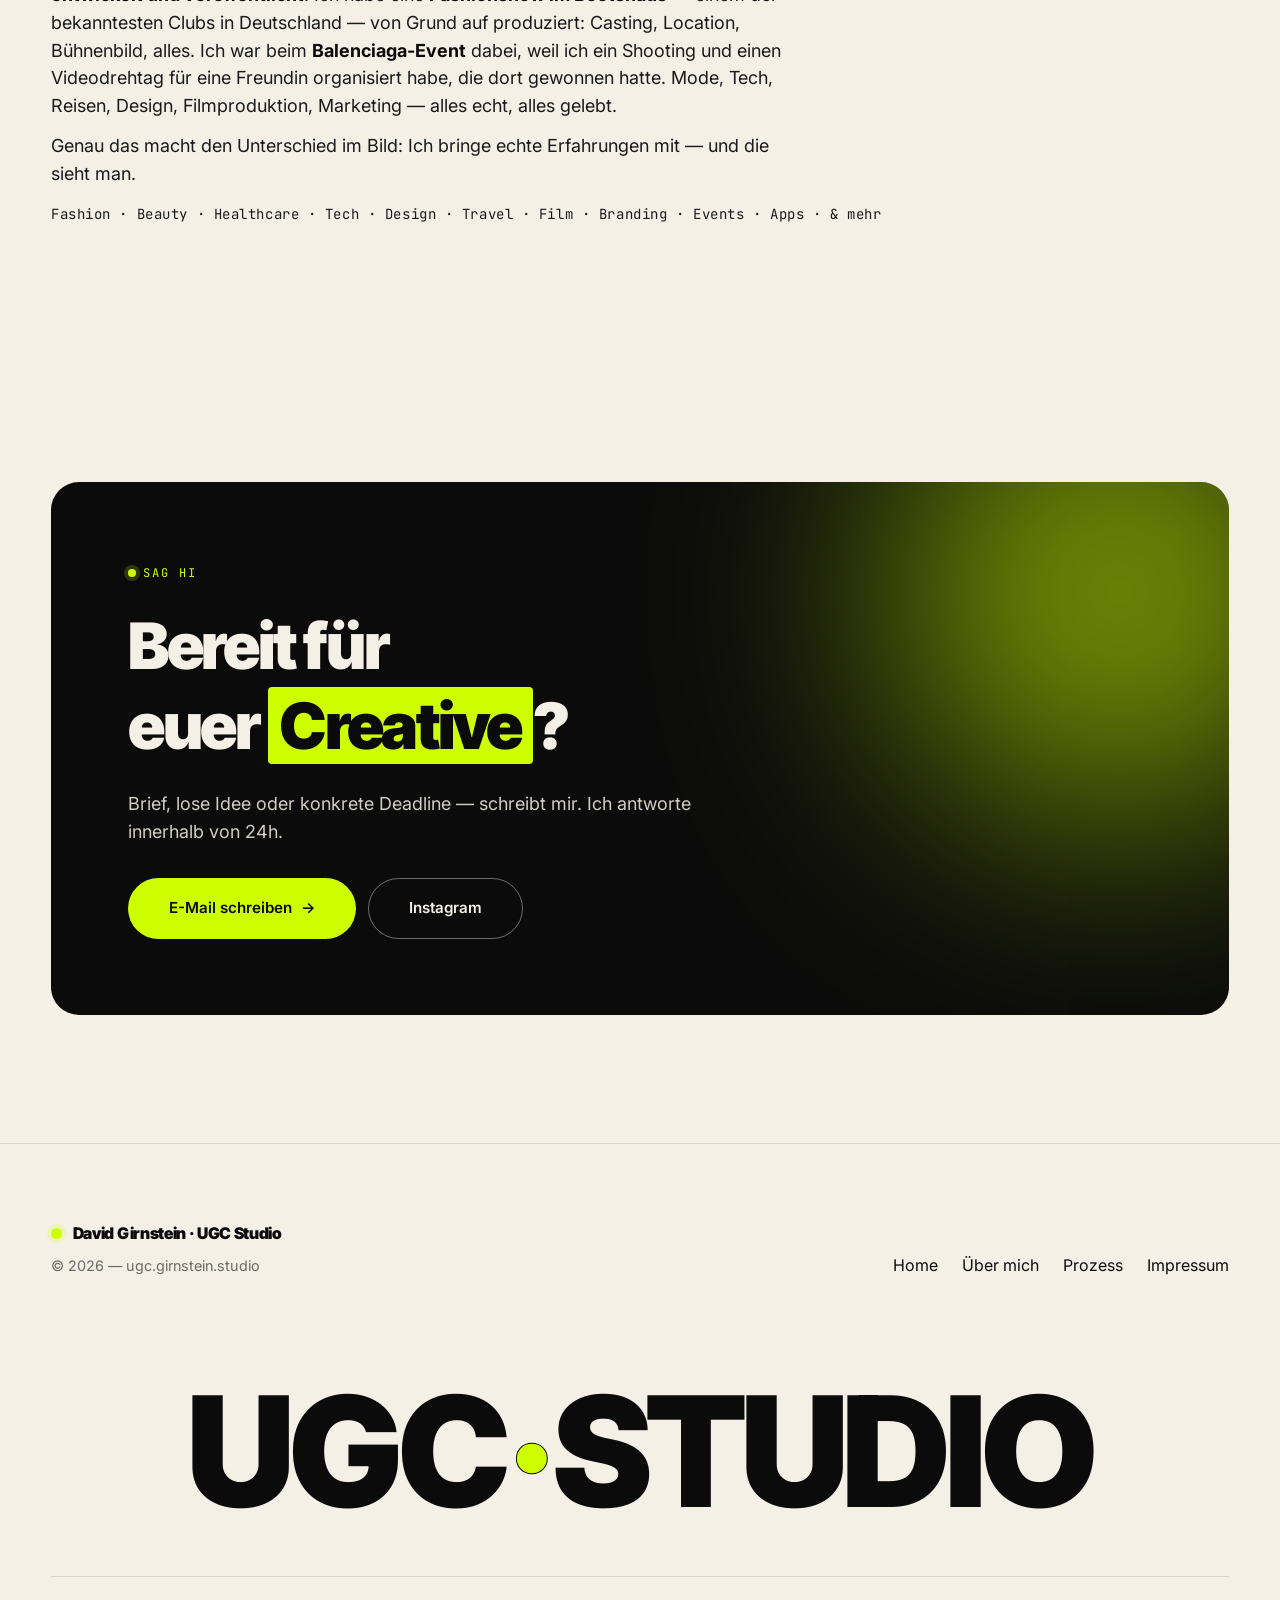
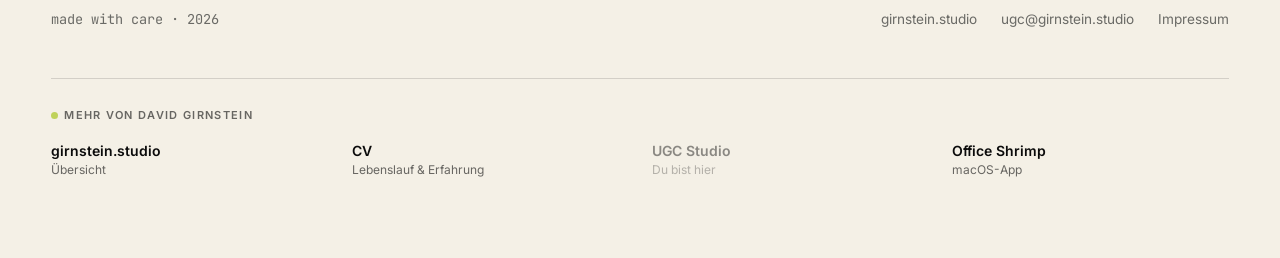
<file: about.html>
<!doctype html>
<html lang="de">
<head>
  <meta charset="utf-8" />
  <meta name="viewport" content="width=device-width, initial-scale=1, viewport-fit=cover" />
  <title>Über mich — David Girnstein UGC Studio</title>
  <meta name="description" content="Wer ich bin, woher ich komme und warum ich UGC mit der Brille eines Marketers produziere." />

  <!-- SEO -->
  <link rel="canonical" href="https://ugc.girnstein.studio/about.html" />
  <meta property="og:type" content="profile" />
  <meta property="og:url" content="https://ugc.girnstein.studio/about.html" />
  <meta property="og:title" content="Über mich — David Girnstein UGC Studio" />
  <meta property="og:description" content="Wer ich bin, woher ich komme und warum ich UGC mit der Brille eines Marketers produziere." />
  <meta property="og:image" content="https://ugc.girnstein.studio/assets/images/og.jpg" />
  <meta property="og:image:width" content="1200" />
  <meta property="og:image:height" content="630" />
  <meta property="og:site_name" content="David Girnstein UGC Studio" />
  <meta property="og:locale" content="de_DE" />
  <meta name="twitter:card" content="summary_large_image" />
  <meta name="twitter:title" content="Über mich — David Girnstein UGC Studio" />
  <meta name="twitter:description" content="Wer ich bin, woher ich komme und warum ich UGC mit der Brille eines Marketers produziere." />
  <meta name="twitter:image" content="https://ugc.girnstein.studio/assets/images/og.jpg" />
  <script type="application/ld+json">
  {
    "@context": "https://schema.org",
    "@type": "AboutPage",
    "url": "https://ugc.girnstein.studio/about.html",
    "mainEntity": {
      "@type": "Person",
      "@id": "https://girnstein.studio/#person",
      "name": "David Girnstein",
      "url": "https://girnstein.studio/",
      "image": "https://cv.girnstein.studio/assets/profile.jpg",
      "address": {
        "@type": "PostalAddress",
        "addressLocality": "Köln",
        "addressCountry": "DE"
      },
      "knowsAbout": [
        "Künstliche Intelligenz",
        "AI Operations",
        "Automatisierung",
        "Produktmanagement",
        "User Generated Content",
        "Social Media Marketing"
      ],
      "sameAs": [
        "https://www.linkedin.com/in/davidgirnstein/",
        "https://www.instagram.com/david_girnstein/",
        "https://cv.girnstein.studio/",
        "https://ugc.girnstein.studio/",
        "https://office-shrimp.girnstein.studio/"
      ]
    }
  }
  </script>

  <meta name="theme-color" content="#F4F0E6" />

  <link rel="preconnect" href="https://fonts.googleapis.com" />
  <link rel="preconnect" href="https://fonts.gstatic.com" crossorigin />
  <link rel="stylesheet" href="https://fonts.googleapis.com/css2?family=Inter+Tight:wght@300;400;700;800;900&family=Inter:wght@400;500;600;700&family=JetBrains+Mono:wght@400;500&display=swap" />
  <link rel="icon" type="image/svg+xml" href="data:image/svg+xml,%3Csvg xmlns='http://www.w3.org/2000/svg' viewBox='0 0 64 64'%3E%3Crect width='64' height='64' rx='14' fill='%230B0B0B'/%3E%3Ccircle cx='32' cy='32' r='12' fill='%23CDFF00'/%3E%3C/svg%3E" />
  <link rel="stylesheet" href="css/style.css" />
<!-- gs-network-style:start -->
<style id="gs-network-style">
  .gs-net{--gs-accent:#9DBF00;--gs-line:color-mix(in srgb,currentColor 14%,transparent);font:inherit;color:inherit;border-top:1px solid var(--gs-line);margin-top:clamp(28px,4vw,48px);padding-top:clamp(20px,3vw,28px);text-align:left}
  .gs-net__label{display:flex;align-items:center;gap:.55em;margin:0 0 16px;font-size:11px;font-weight:600;letter-spacing:.12em;text-transform:uppercase;opacity:.6}
  .gs-net__dot{width:7px;height:7px;border-radius:50%;background:var(--gs-accent,currentColor);flex:none}
  .gs-net__list{list-style:none;margin:0;padding:0;display:grid;grid-template-columns:repeat(4,minmax(0,1fr));gap:12px 24px}
  .gs-net__item a,.gs-net__item span.gs-net__cur{display:block;color:inherit;text-decoration:none;padding:2px 0}
  .gs-net__name{display:block;font-size:14px;font-weight:600;line-height:1.3}
  .gs-net__desc{display:block;font-size:12px;line-height:1.4;opacity:.6;margin-top:2px}
  .gs-net__item a:hover .gs-net__name,.gs-net__item a:focus-visible .gs-net__name{text-decoration:underline;text-decoration-color:var(--gs-accent,currentColor);text-decoration-thickness:2px;text-underline-offset:3px}
  .gs-net__cur{opacity:.45}
  @media (max-width:640px){.gs-net__list{grid-template-columns:repeat(2,minmax(0,1fr))}}
</style>
<!-- gs-network-style:end -->
</head>

<body>
  <div class="noise" aria-hidden="true"></div>

  <!-- ============== HEADER ============== -->
  <header class="site-header" id="siteHeader">
    <a class="brand" href="index.html" aria-label="Zur Startseite">
      <span class="brand-dot" aria-hidden="true"></span>
      David Girnstein
    </a>
    <button class="nav-toggle" id="navToggle" aria-label="Navigation öffnen" aria-expanded="false">
      <span></span>
    </button>
    <button class="nav-close" id="navClose" aria-label="Navigation schließen">✕</button>

    <nav id="primaryNav">
      <ul class="nav-links">
        <li><a href="index.html#work">Portfolio</a></li>
        <li><a href="index.html#services">Leistungen</a></li>
        <li><a href="about.html">Über mich</a></li>
        <li><a href="process.html">Prozess</a></li>
        <li class="nav-cta-mobile"><a class="btn btn-primary" href="index.html#contact">Projekt anfragen <span class="arrow">→</span></a></li>
      </ul>
    </nav>
  </header>

  <!-- ============== PAGE HERO ============== -->
  <section class="page-hero">
    <div class="container">
      <span class="eyebrow">Über mich</span>
      <h1>Creator mit<br/><em style="font-weight: 300; font-family: 'Inter Tight', serif;">Marketer-Mindset.</em></h1>
      <p class="prose" style="max-width: 52ch;">
        Ich bin David — ich produziere UGC nicht, weil ich gerne vor der Kamera stehe (das auch), sondern weil ich verstehe, was ein Spot leisten muss, damit jemand stehen bleibt, schaut und konvertiert.
      </p>
    </div>
  </section>


  <!-- ============== INTRO COPY ============== -->
  <section class="section" style="padding-top: 0;">
    <div class="container">
      <div class="about-teaser">
        <div class="copy reveal">
          <span class="eyebrow" style="margin-bottom: 1.25rem; display: inline-flex;">Kurz zu mir</span>
          <h2>Creator, der&nbsp;&amp;<br/>denkt wie&nbsp;ein Marketer.</h2>
          <div class="prose" style="margin-top: 1.5rem;">
            <p>Bevor ich selbst vor die Kamera gegangen bin, habe ich über anderthalb Jahre Videos für Social-Media-Werbung geschnitten — für Agenturen, verschiedenste Kunden und Produkte. Ich weiß, welche Hooks funktionieren, was einen Scroll-Stopper ausmacht und wie man Content für Conversion baut.</p>
            <p>Heute bringe ich das, was ich damals geschnitten habe, selbst vor die Kamera.</p>
          </div>
        </div>
        <div class="imgwrap reveal" data-delay="2">
          <img src="assets/images/David-01.jpg" alt="David Girnstein" loading="lazy" />
        </div>
      </div>
    </div>
  </section>


  <!-- ============== PRINCIPLES ============== -->
  <section class="section" style="background: var(--bg-2);">
    <div class="container">
      <div class="section-title">
        <div class="title-text reveal">
          <span class="eyebrow" style="margin-bottom: 1rem; display: inline-flex;">Wofür ich stehe</span>
          <h2>Drei Prinzipien.</h2>
        </div>
        <p class="title-aside reveal" data-delay="1">
          Diese drei Sätze leiten alles, was ich für Marken produziere.
        </p>
      </div>

      <div class="services-grid principles-grid">
        <article class="service-card reveal">
          <div class="service-art" aria-hidden="true"></div>
          <span class="service-tag">01</span>
          <h3>Authentisch<br/>schlägt poliert.</h3>
          <p>Ein Spot, der wie ein Spot aussieht, hat schon verloren. Ich suche das Echte — ungeschliffene Energie ist das, was stoppt.</p>
        </article>

        <article class="service-card reveal" data-delay="1">
          <div class="service-art" aria-hidden="true"></div>
          <span class="service-tag">02</span>
          <h3>Hook first.<br/>Immer.</h3>
          <p>Wenn die ersten 1,5 Sekunden nicht stimmen, ist alles danach egal. Ich teste mehrere Hooks pro Skript — bevor das Material euch erreicht.</p>
        </article>

        <article class="service-card is-featured reveal" data-delay="2">
          <div class="service-art" aria-hidden="true"></div>
          <span class="service-tag">03</span>
          <h3>Denken wie<br/>ein Marketer.</h3>
          <p>Content ohne Strategie ist Lärm. Ich denke in Retention-Kurven, CTAs und Plattformlogik — und baue Spots, die nicht nur gut aussehen, sondern konvertieren.</p>
        </article>
      </div>
    </div>
  </section>


  <!-- ============== TIMELINE / SHORT CV ============== -->
  <section class="section">
    <div class="container">
      <div class="section-title">
        <div class="title-text reveal">
          <span class="eyebrow" style="margin-bottom: 1rem; display: inline-flex;">Background</span>
          <h2>Wie ich<br/>hierher kam.</h2>
        </div>
        <p class="title-aside reveal" data-delay="1">
          Das, was aus meinem Lebenslauf relevant ist — und warum.
        </p>
      </div>

      <div class="timeline">

        <div class="timeline-item reveal">
          <div class="when">heute</div>
          <div>
            <h3>UGC Creator</h3>
            <p>Alles zusammengebracht — Performance-Wissen, visuelles Gespür und Kamerakompetenz — und in echten UGC-Content umgewandelt, der für Conversion gebaut ist.</p>
          </div>
        </div>

        <div class="timeline-item reveal" data-delay="1">
          <div class="when">aktuell</div>
          <div>
            <h3>Brand & Product Management — REWE Group</h3>
            <p>Produktmanagement für eine der größten deutschen Lebensmittelketten. Ich erlebe täglich, wie echte Marken intern denken, entscheiden und kommunizieren — direkte Perspektive auf das, was Marken wirklich brauchen.</p>
          </div>
        </div>

        <div class="timeline-item reveal" data-delay="1">
          <div class="when">3 Jahre · heute</div>
          <div>
            <h3>Freelance Designer</h3>
            <p>Selbstständig tätig für Kunden aus Mode, Beauty, Healthcare und Tech — von UGC-Content und Social-Media-Creatives über Website-Design bis hin zu Branding und visueller Kommunikation. Alles aus einer Hand, alles auf Conversion ausgerichtet.</p>
          </div>
        </div>

        <div class="timeline-item reveal" data-delay="2">
          <div class="when">5 Monate</div>
          <div>
            <h3>Projektleiter & Producer — Fashionshow</h3>
            <p>Eine Fashionshow mit 450 Gästen, €10.000 Budget und einem 68-köpfigen Team produziert — inklusive RTL TV-Beitrag. Vollständige P&L-Verantwortung, Casting, Location, Show-Regie. Geliefert, on budget, on time.</p>
          </div>
        </div>

        <div class="timeline-item reveal" data-delay="3">
          <div class="when">~1,5 Jahre</div>
          <div>
            <h3>Graphic Designer — Muydozo GmbH</h3>
            <p>In einer Design-Agentur visuelles Denken geschärft: Was sieht professionell aus — und was nicht. Was zieht Blicke an, was nicht. Die ästhetische Basis, auf der heute meine Videos stehen.</p>
          </div>
        </div>

        <div class="timeline-item reveal" data-delay="3">
          <div class="when">3 Jahre</div>
          <div>
            <h3>Studium Mediendesign & Management — HS Fresenius Köln</h3>
            <p>Mediendesign trifft Markenmanagement. Bachelorarbeit über die Verbindung von physischer Mode und digitalen Medien — mit Auszeichnung abgeschlossen (Abschlussnote 1,5, Bachelorarbeit 1,0). Das theoretische Fundament für das, was ich praktisch mache.</p>
          </div>
        </div>

      </div>
    </div>
  </section>


  <!-- ============== VIELFALT / GALERIE ============== -->
  <section id="niches" class="section">
    <div class="container">
      <div class="section-title">
        <div class="title-text reveal">
          <span class="eyebrow" style="margin-bottom: 1rem; display: inline-flex;">Wer ich bin</span>
          <h2>Mehr als<br/>ein Creator.</h2>
        </div>
      </div>
    </div>

    <!-- Endlos-Marquee — kantenbündig über die volle Breite -->
    <div class="gallery-marquee" style="margin-top: clamp(2rem, 4vw, 3.5rem);">
      <div class="gallery-track">
        <div class="gallery-item"><img src="assets/images/niche-fashion.jpg" alt="Fashion" loading="lazy" /></div>
        <div class="gallery-item"><img src="assets/images/niche-beauty.jpg" alt="Beauty" loading="lazy" /></div>
        <div class="gallery-item"><img src="assets/images/niche-healthcare.jpg" alt="Healthcare" loading="lazy" /></div>
        <div class="gallery-item"><img src="assets/images/niche-tech.jpg" alt="Tech" loading="lazy" /></div>
        <div class="gallery-item"><img src="assets/images/niche-design.jpg" alt="Design" loading="lazy" /></div>
        <div class="gallery-item"><img src="assets/images/niche-more.jpg" alt="Mehr" loading="lazy" /></div>
        <div class="gallery-item"><img src="assets/images/niche-07.jpg" alt="" loading="lazy" style="object-position: center center;" /></div>
        <div class="gallery-item"><img src="assets/images/niche-08.jpg" alt="" loading="lazy" /></div>
        <div class="gallery-item"><img src="assets/images/niche-09.jpg" alt="" loading="lazy" /></div>
        <div class="gallery-item"><img src="assets/images/niche-10.jpg" alt="" loading="lazy" /></div>
        <div class="gallery-item"><img src="assets/images/niche-11.jpg" alt="" loading="lazy" /></div>
        <!-- Duplikate für nahtlose Endlosschleife -->
        <div class="gallery-item" aria-hidden="true"><img src="assets/images/niche-fashion.jpg" alt="" loading="lazy" /></div>
        <div class="gallery-item" aria-hidden="true"><img src="assets/images/niche-beauty.jpg" alt="" loading="lazy" /></div>
        <div class="gallery-item" aria-hidden="true"><img src="assets/images/niche-healthcare.jpg" alt="" loading="lazy" /></div>
        <div class="gallery-item" aria-hidden="true"><img src="assets/images/niche-tech.jpg" alt="" loading="lazy" /></div>
        <div class="gallery-item" aria-hidden="true"><img src="assets/images/niche-design.jpg" alt="" loading="lazy" /></div>
        <div class="gallery-item" aria-hidden="true"><img src="assets/images/niche-more.jpg" alt="" loading="lazy" /></div>
        <div class="gallery-item" aria-hidden="true"><img src="assets/images/niche-07.jpg" alt="" loading="lazy" style="object-position: center center;" /></div>
        <div class="gallery-item" aria-hidden="true"><img src="assets/images/niche-08.jpg" alt="" loading="lazy" /></div>
        <div class="gallery-item" aria-hidden="true"><img src="assets/images/niche-09.jpg" alt="" loading="lazy" /></div>
        <div class="gallery-item" aria-hidden="true"><img src="assets/images/niche-10.jpg" alt="" loading="lazy" /></div>
        <div class="gallery-item" aria-hidden="true"><img src="assets/images/niche-11.jpg" alt="" loading="lazy" /></div>
      </div>
    </div>

    <!-- Text unterhalb der Galerie -->
    <div class="container" style="margin-top: clamp(2rem, 4vw, 3.5rem);">
      <div class="reveal">
        <p class="prose">
          Ich bin kein Spezialist, der eine einzige Nische kennt. Die <strong>Vogue</strong> hat mich auf ihrem Instagram gepostet. Ich bin leidenschaftlicher <strong>Pfadfinder</strong>. Ich habe eigene <strong>Apps entwickelt und veröffentlicht</strong>. Ich habe eine <strong>Fashionshow im Bootshaus</strong> — einem der bekanntesten Clubs in Deutschland — von Grund auf produziert: Casting, Location, Bühnenbild, alles. Ich war beim <strong>Balenciaga-Event</strong> dabei, weil ich ein Shooting und einen Videodrehtag für eine Freundin organisiert habe, die dort gewonnen hatte. Mode, Tech, Reisen, Design, Filmproduktion, Marketing — alles echt, alles gelebt.
        </p>
        <p class="prose" style="margin-top: 0.75rem;">
          Genau das macht den Unterschied im Bild: Ich bringe echte Erfahrungen mit — und die sieht man.
        </p>
        <p style="margin-top: 1rem; font-size: var(--fs-sm); color: var(--ink-2); font-family: 'JetBrains Mono', monospace; letter-spacing: 0.04em;">
          Fashion · Beauty · Healthcare · Tech · Design · Travel · Film · Branding · Events · Apps · & mehr
        </p>
      </div>
    </div>
  </section>


  <!-- ============== CTA ============== -->
  <section id="contact" class="section">
    <div class="container">
      <div class="cta reveal">
        <div class="cta-content">
          <span class="eyebrow" style="margin-bottom: 1.5rem; display: inline-flex; color: var(--lime);">Sag Hi</span>
          <h2>Bereit für<br/>euer <span class="accent accent--box">Creative</span>?</h2>
          <p style="font-size: var(--fs-lg); max-width: 56ch; opacity: 0.85; margin-top: 1rem;">
            Brief, lose Idee oder konkrete Deadline — schreibt mir. Ich antworte innerhalb von 24h.
          </p>
          <div class="cta-row">
            <a class="btn btn-primary" href="mailto:ugc@girnstein.studio?subject=UGC%20Anfrage">E-Mail schreiben <span class="arrow">→</span></a>
            <a class="btn btn-ghost" style="color: var(--bg); border-color: rgba(255,255,255,0.4);" href="https://instagram.com/david_girnstein" target="_blank" rel="noopener">Instagram</a>
          </div>
        </div>
      </div>
    </div>
  </section>


  <!-- ============== FOOTER ============== -->
  <footer class="site-footer">
    <div class="container">
      <div class="footer-top">
        <div>
          <div class="brand" style="font-size: 1rem;">
            <span class="brand-dot" aria-hidden="true"></span>
            David Girnstein · UGC Studio
          </div>
          <p style="margin-top: 0.6rem; color: var(--muted); font-size: 0.9rem;">© 2026 — ugc.girnstein.studio</p>
        </div>
        <div class="footer-links">
          <a href="index.html">Home</a>
          <a href="about.html">Über mich</a>
          <a href="process.html">Prozess</a>
          <a href="impressum.html">Impressum</a>
        </div>
      </div>
      <div class="footer-mega" aria-hidden="true">
        UGC<span class="accent">·</span>STUDIO
      </div>
      <div class="footer-bottom">
        <span class="mono">made with care · 2026</span>
        <div class="footer-links">
          <a href="https://girnstein.studio" target="_blank" rel="noopener">girnstein.studio</a>
          <a href="mailto:ugc@girnstein.studio">ugc@girnstein.studio</a>
          <a href="impressum.html">Impressum</a>
        </div>
      </div>
    <!-- gs-network:start -->
  <div class="gs-net" role="navigation" aria-label="Mehr von David Girnstein">
    <p class="gs-net__label"><span class="gs-net__dot" aria-hidden="true"></span>Mehr von David Girnstein</p>
    <ul class="gs-net__list">
      <li class="gs-net__item"><a href="https://girnstein.studio/"><span class="gs-net__name">girnstein.studio</span><span class="gs-net__desc">Übersicht</span></a></li>
      <li class="gs-net__item"><a href="https://cv.girnstein.studio/"><span class="gs-net__name">CV</span><span class="gs-net__desc">Lebenslauf &amp; Erfahrung</span></a></li>
      <li class="gs-net__item"><span class="gs-net__cur" aria-current="page"><span class="gs-net__name">UGC Studio</span><span class="gs-net__desc">Du bist hier</span></span></li>
      <li class="gs-net__item"><a href="https://office-shrimp.girnstein.studio/"><span class="gs-net__name">Office Shrimp</span><span class="gs-net__desc">macOS-App</span></a></li>
    </ul>
  </div>
<!-- gs-network:end -->
</div>
  </footer>

  <script src="js/main.js" defer></script>
</body>
</html>
</file>
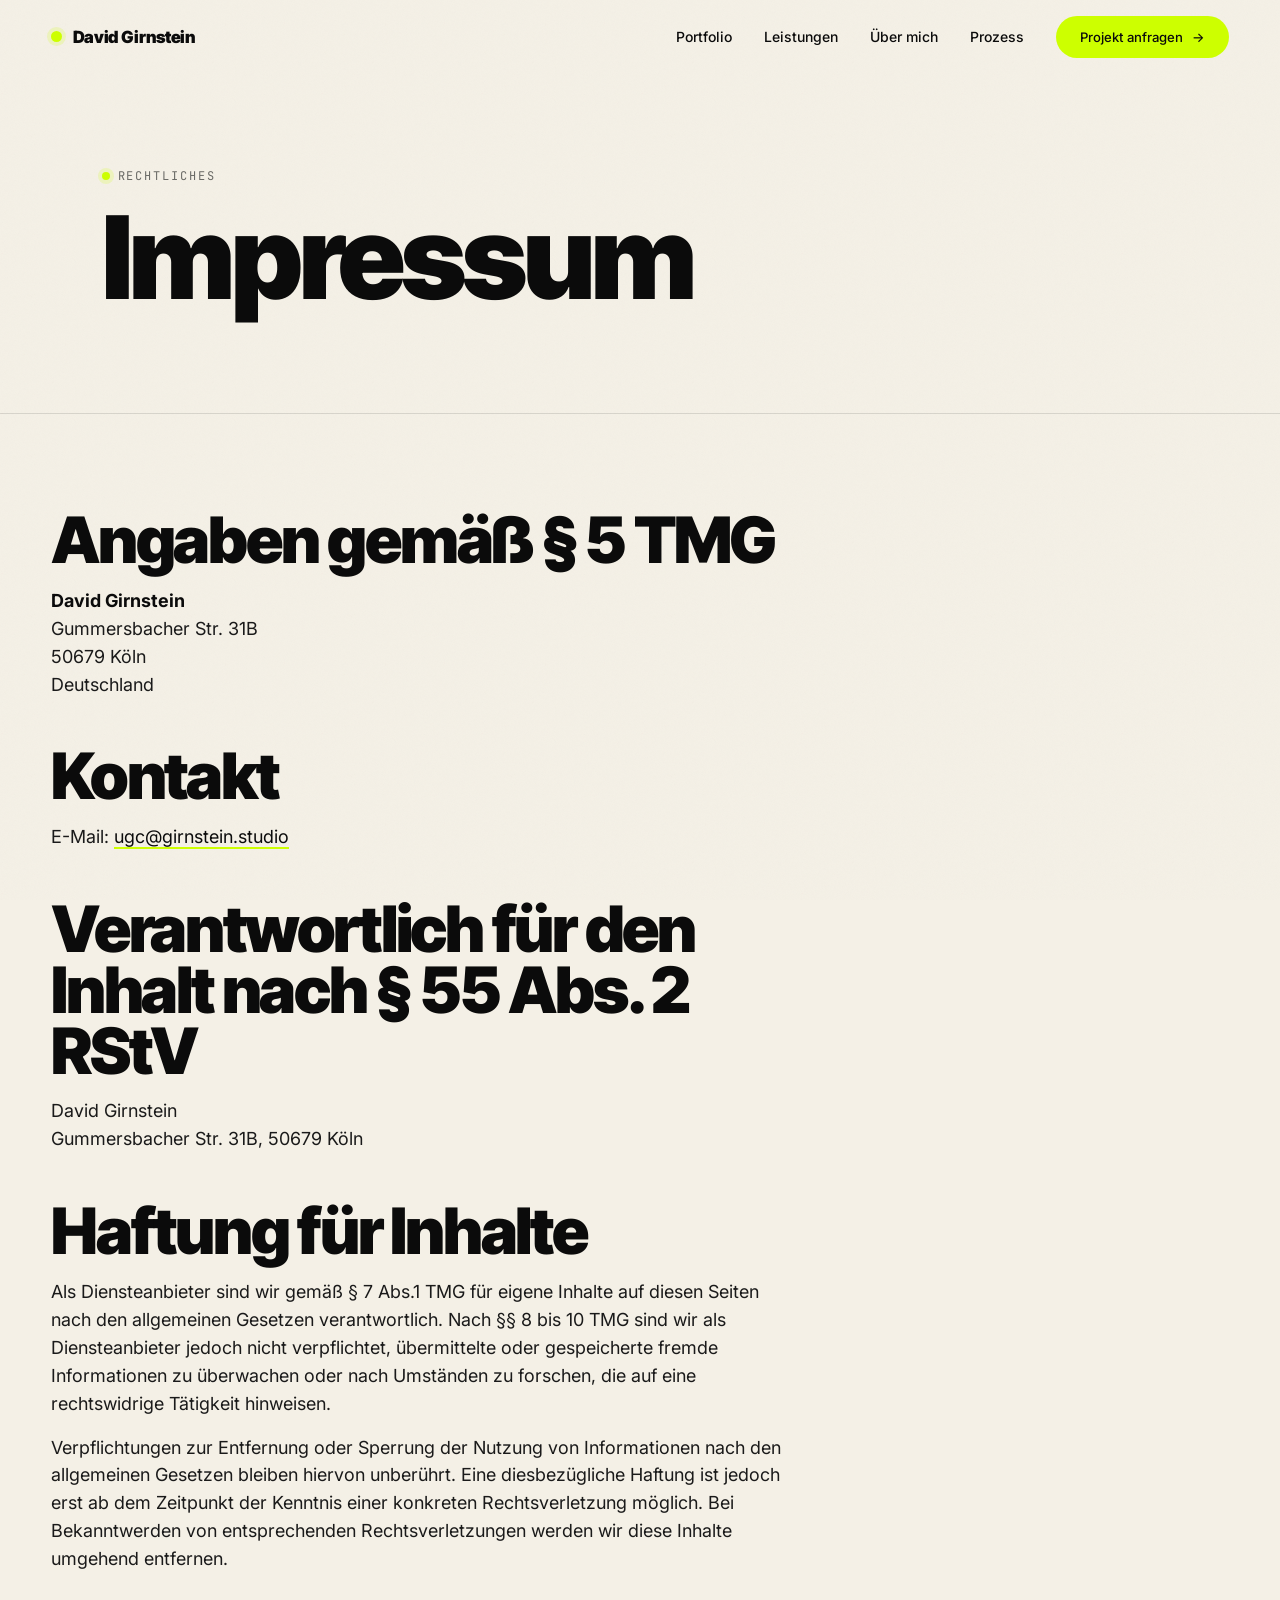
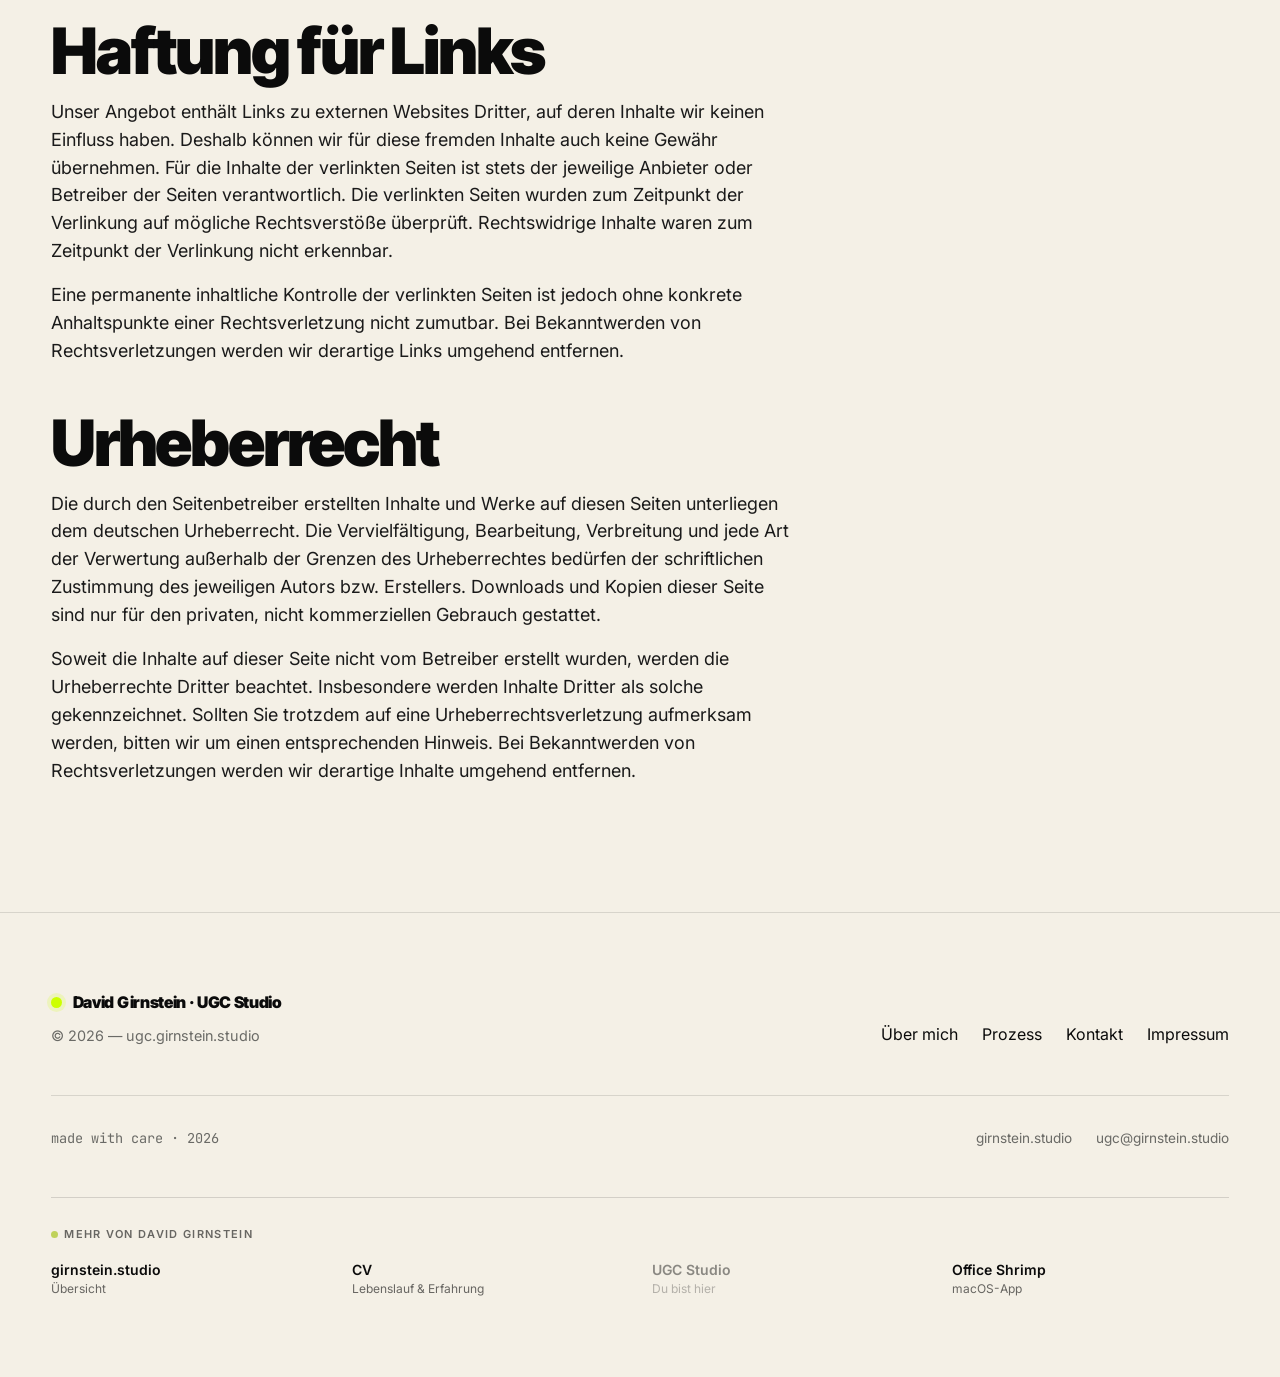
<file: impressum.html>
<!doctype html>
<html lang="de">
<head>
  <meta charset="utf-8" />
  <meta name="viewport" content="width=device-width, initial-scale=1, viewport-fit=cover" />
  <title>Impressum — David Girnstein UGC Studio</title>
  <meta name="robots" content="noindex" />
  <meta name="theme-color" content="#F4F0E6" />

  <link rel="preconnect" href="https://fonts.googleapis.com" />
  <link rel="preconnect" href="https://fonts.gstatic.com" crossorigin />
  <link rel="stylesheet" href="https://fonts.googleapis.com/css2?family=Inter+Tight:wght@300;400;700;800;900&family=Inter:wght@400;500;600;700&family=JetBrains+Mono:wght@400;500&display=swap" />

  <link rel="icon" type="image/svg+xml" href="data:image/svg+xml,%3Csvg xmlns='http://www.w3.org/2000/svg' viewBox='0 0 64 64'%3E%3Crect width='64' height='64' rx='14' fill='%230B0B0B'/%3E%3Ccircle cx='32' cy='32' r='12' fill='%23CDFF00'/%3E%3C/svg%3E" />

  <link rel="stylesheet" href="css/style.css" />
<!-- gs-network-style:start -->
<style id="gs-network-style">
  .gs-net{--gs-accent:#9DBF00;--gs-line:color-mix(in srgb,currentColor 14%,transparent);font:inherit;color:inherit;border-top:1px solid var(--gs-line);margin-top:clamp(28px,4vw,48px);padding-top:clamp(20px,3vw,28px);text-align:left}
  .gs-net__label{display:flex;align-items:center;gap:.55em;margin:0 0 16px;font-size:11px;font-weight:600;letter-spacing:.12em;text-transform:uppercase;opacity:.6}
  .gs-net__dot{width:7px;height:7px;border-radius:50%;background:var(--gs-accent,currentColor);flex:none}
  .gs-net__list{list-style:none;margin:0;padding:0;display:grid;grid-template-columns:repeat(4,minmax(0,1fr));gap:12px 24px}
  .gs-net__item a,.gs-net__item span.gs-net__cur{display:block;color:inherit;text-decoration:none;padding:2px 0}
  .gs-net__name{display:block;font-size:14px;font-weight:600;line-height:1.3}
  .gs-net__desc{display:block;font-size:12px;line-height:1.4;opacity:.6;margin-top:2px}
  .gs-net__item a:hover .gs-net__name,.gs-net__item a:focus-visible .gs-net__name{text-decoration:underline;text-decoration-color:var(--gs-accent,currentColor);text-decoration-thickness:2px;text-underline-offset:3px}
  .gs-net__cur{opacity:.45}
  @media (max-width:640px){.gs-net__list{grid-template-columns:repeat(2,minmax(0,1fr))}}
</style>
<!-- gs-network-style:end -->
</head>

<body>
  <div class="noise" aria-hidden="true"></div>

  <!-- ============== HEADER ============== -->
  <header class="site-header" id="siteHeader">
    <a class="brand" href="/" aria-label="Zur Startseite">
      <span class="brand-dot" aria-hidden="true"></span>
      David Girnstein
    </a>

    <button class="nav-toggle" id="navToggle" aria-label="Navigation öffnen" aria-expanded="false">
      <span></span>
    </button>

    <nav id="primaryNav">
      <ul class="nav-links">
        <li><a href="index.html#work">Portfolio</a></li>
        <li><a href="index.html#services">Leistungen</a></li>
        <li><a href="about.html">Über mich</a></li>
        <li><a href="process.html">Prozess</a></li>
        <li class="nav-cta-mobile"><a class="btn btn-primary" href="index.html#contact">Projekt anfragen <span class="arrow">→</span></a></li>
      </ul>
    </nav>
  </header>

  <!-- ============== PAGE HERO ============== -->
  <div class="page-hero">
    <div class="container">
      <span class="eyebrow">Rechtliches</span>
      <h1>Impressum</h1>
    </div>
  </div>

  <!-- ============== IMPRESSUM CONTENT ============== -->
  <section class="section" style="padding-top: clamp(2rem, 4vw, 3rem);">
    <div class="container">
      <div class="prose">

        <h2>Angaben gemäß § 5 TMG</h2>

        <p>
          <strong>David Girnstein</strong><br />
          <!-- TODO: Straße und Hausnummer ergänzen -->
          Gummersbacher Str. 31B<br />
          <!-- TODO: PLZ und Ort ergänzen -->
          50679 Köln<br />
          Deutschland
        </p>

        <h2>Kontakt</h2>

        <p>
          E-Mail: <a href="mailto:ugc@girnstein.studio">ugc@girnstein.studio</a>
        </p>

        <h2>Verantwortlich für den Inhalt nach § 55 Abs. 2 RStV</h2>

        <p>
          David Girnstein<br />
          <!-- TODO: Adresse wie oben -->
          Gummersbacher Str. 31B, 50679 Köln
        </p>

        <h2>Haftung für Inhalte</h2>

        <p>
          Als Diensteanbieter sind wir gemäß § 7 Abs.1 TMG für eigene Inhalte auf diesen Seiten nach den allgemeinen Gesetzen verantwortlich. Nach §§ 8 bis 10 TMG sind wir als Diensteanbieter jedoch nicht verpflichtet, übermittelte oder gespeicherte fremde Informationen zu überwachen oder nach Umständen zu forschen, die auf eine rechtswidrige Tätigkeit hinweisen.
        </p>
        <p>
          Verpflichtungen zur Entfernung oder Sperrung der Nutzung von Informationen nach den allgemeinen Gesetzen bleiben hiervon unberührt. Eine diesbezügliche Haftung ist jedoch erst ab dem Zeitpunkt der Kenntnis einer konkreten Rechtsverletzung möglich. Bei Bekanntwerden von entsprechenden Rechtsverletzungen werden wir diese Inhalte umgehend entfernen.
        </p>

        <h2>Haftung für Links</h2>

        <p>
          Unser Angebot enthält Links zu externen Websites Dritter, auf deren Inhalte wir keinen Einfluss haben. Deshalb können wir für diese fremden Inhalte auch keine Gewähr übernehmen. Für die Inhalte der verlinkten Seiten ist stets der jeweilige Anbieter oder Betreiber der Seiten verantwortlich. Die verlinkten Seiten wurden zum Zeitpunkt der Verlinkung auf mögliche Rechtsverstöße überprüft. Rechtswidrige Inhalte waren zum Zeitpunkt der Verlinkung nicht erkennbar.
        </p>
        <p>
          Eine permanente inhaltliche Kontrolle der verlinkten Seiten ist jedoch ohne konkrete Anhaltspunkte einer Rechtsverletzung nicht zumutbar. Bei Bekanntwerden von Rechtsverletzungen werden wir derartige Links umgehend entfernen.
        </p>

        <h2>Urheberrecht</h2>

        <p>
          Die durch den Seitenbetreiber erstellten Inhalte und Werke auf diesen Seiten unterliegen dem deutschen Urheberrecht. Die Vervielfältigung, Bearbeitung, Verbreitung und jede Art der Verwertung außerhalb der Grenzen des Urheberrechtes bedürfen der schriftlichen Zustimmung des jeweiligen Autors bzw. Erstellers. Downloads und Kopien dieser Seite sind nur für den privaten, nicht kommerziellen Gebrauch gestattet.
        </p>
        <p>
          Soweit die Inhalte auf dieser Seite nicht vom Betreiber erstellt wurden, werden die Urheberrechte Dritter beachtet. Insbesondere werden Inhalte Dritter als solche gekennzeichnet. Sollten Sie trotzdem auf eine Urheberrechtsverletzung aufmerksam werden, bitten wir um einen entsprechenden Hinweis. Bei Bekanntwerden von Rechtsverletzungen werden wir derartige Inhalte umgehend entfernen.
        </p>

      </div>
    </div>
  </section>

  <!-- ============== FOOTER ============== -->
  <footer class="site-footer">
    <div class="container">
      <div class="footer-top">
        <div>
          <div class="brand" style="font-size: 1rem;">
            <span class="brand-dot" aria-hidden="true"></span>
            David Girnstein · UGC Studio
          </div>
          <p style="margin-top: 0.6rem; color: var(--muted); font-size: 0.9rem;">© 2026 — ugc.girnstein.studio</p>
        </div>
        <div class="footer-links">
          <a href="about.html">Über mich</a>
          <a href="process.html">Prozess</a>
          <a href="index.html#contact">Kontakt</a>
          <a href="impressum.html">Impressum</a>
        </div>
      </div>
      <div class="footer-bottom">
        <span class="mono">made with care · 2026</span>
        <div class="footer-links">
          <a href="https://girnstein.studio" target="_blank" rel="noopener">girnstein.studio</a>
          <a href="mailto:ugc@girnstein.studio">ugc@girnstein.studio</a>
        </div>
      </div>
    <!-- gs-network:start -->
  <div class="gs-net" role="navigation" aria-label="Mehr von David Girnstein">
    <p class="gs-net__label"><span class="gs-net__dot" aria-hidden="true"></span>Mehr von David Girnstein</p>
    <ul class="gs-net__list">
      <li class="gs-net__item"><a href="https://girnstein.studio/"><span class="gs-net__name">girnstein.studio</span><span class="gs-net__desc">Übersicht</span></a></li>
      <li class="gs-net__item"><a href="https://cv.girnstein.studio/"><span class="gs-net__name">CV</span><span class="gs-net__desc">Lebenslauf &amp; Erfahrung</span></a></li>
      <li class="gs-net__item"><span class="gs-net__cur" aria-current="page"><span class="gs-net__name">UGC Studio</span><span class="gs-net__desc">Du bist hier</span></span></li>
      <li class="gs-net__item"><a href="https://office-shrimp.girnstein.studio/"><span class="gs-net__name">Office Shrimp</span><span class="gs-net__desc">macOS-App</span></a></li>
    </ul>
  </div>
<!-- gs-network:end -->
</div>
  </footer>

  <script src="js/main.js" defer></script>
</body>
</html>
</file>
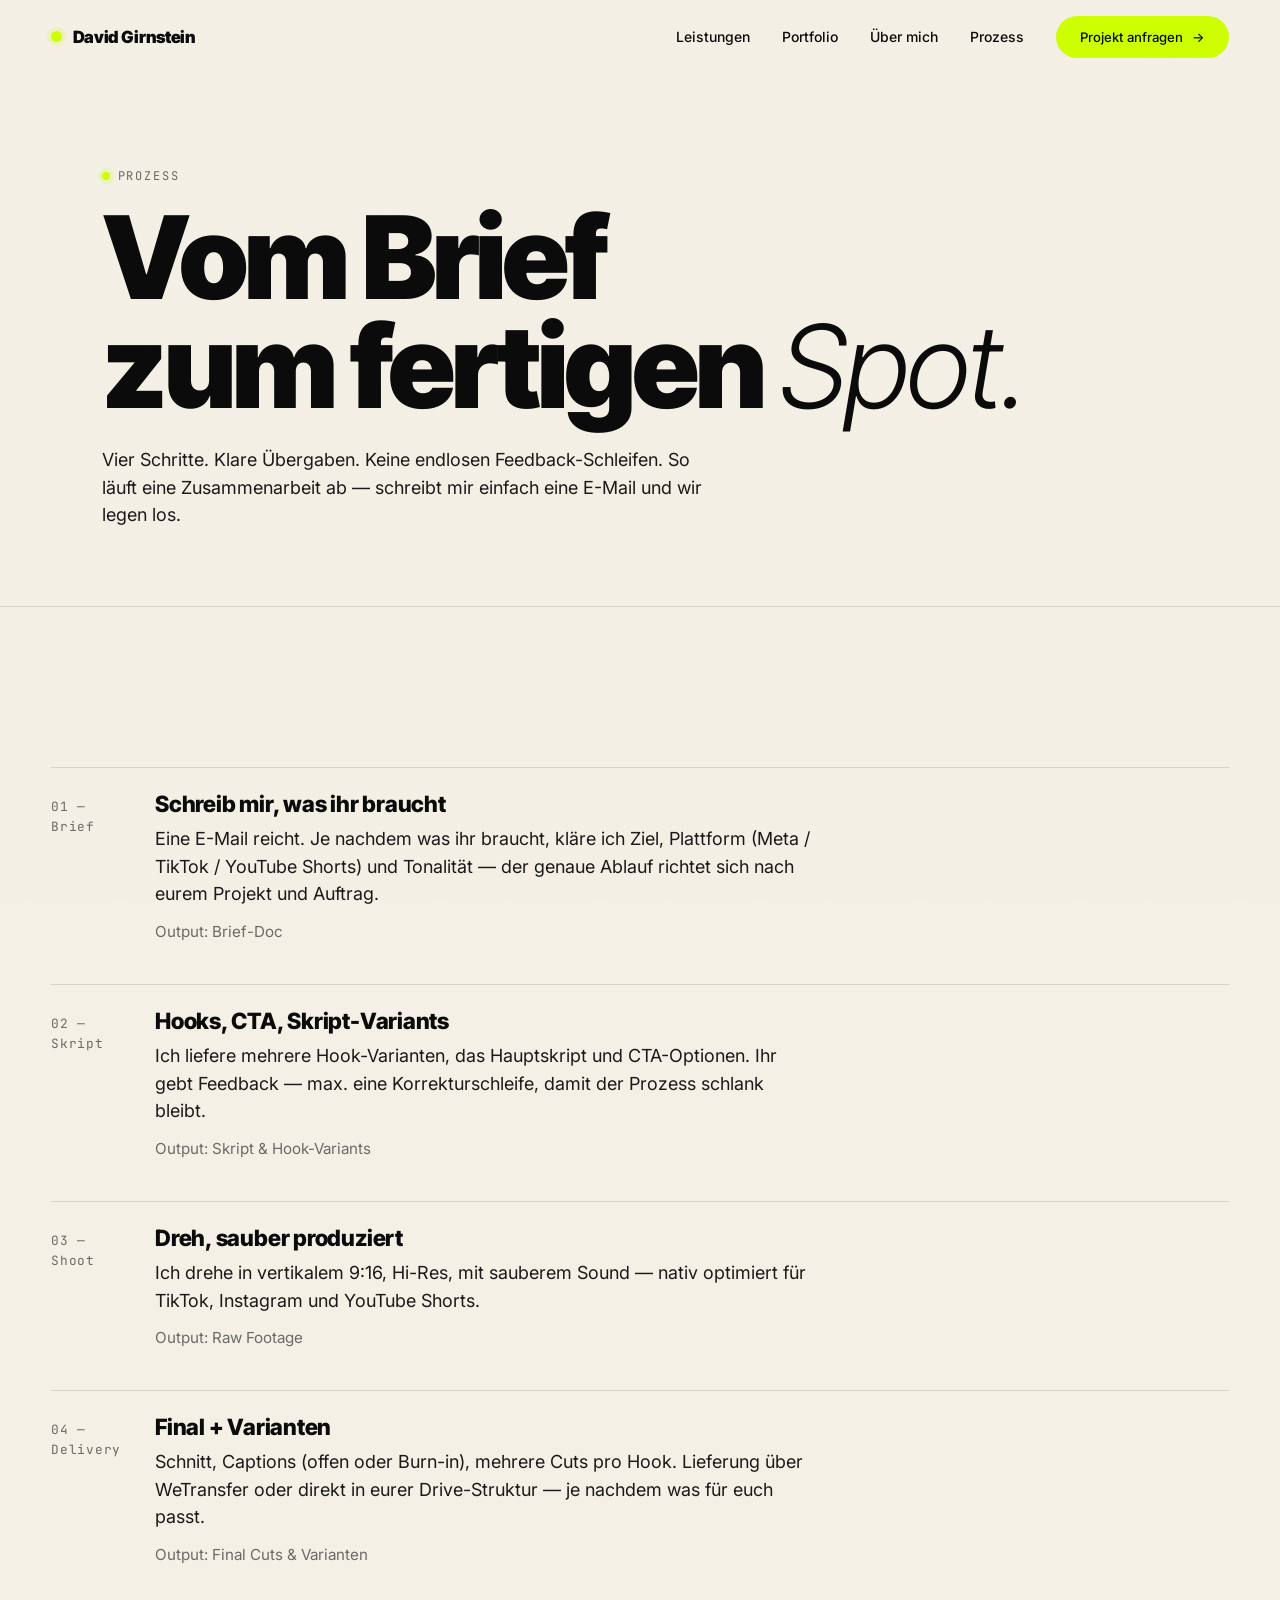
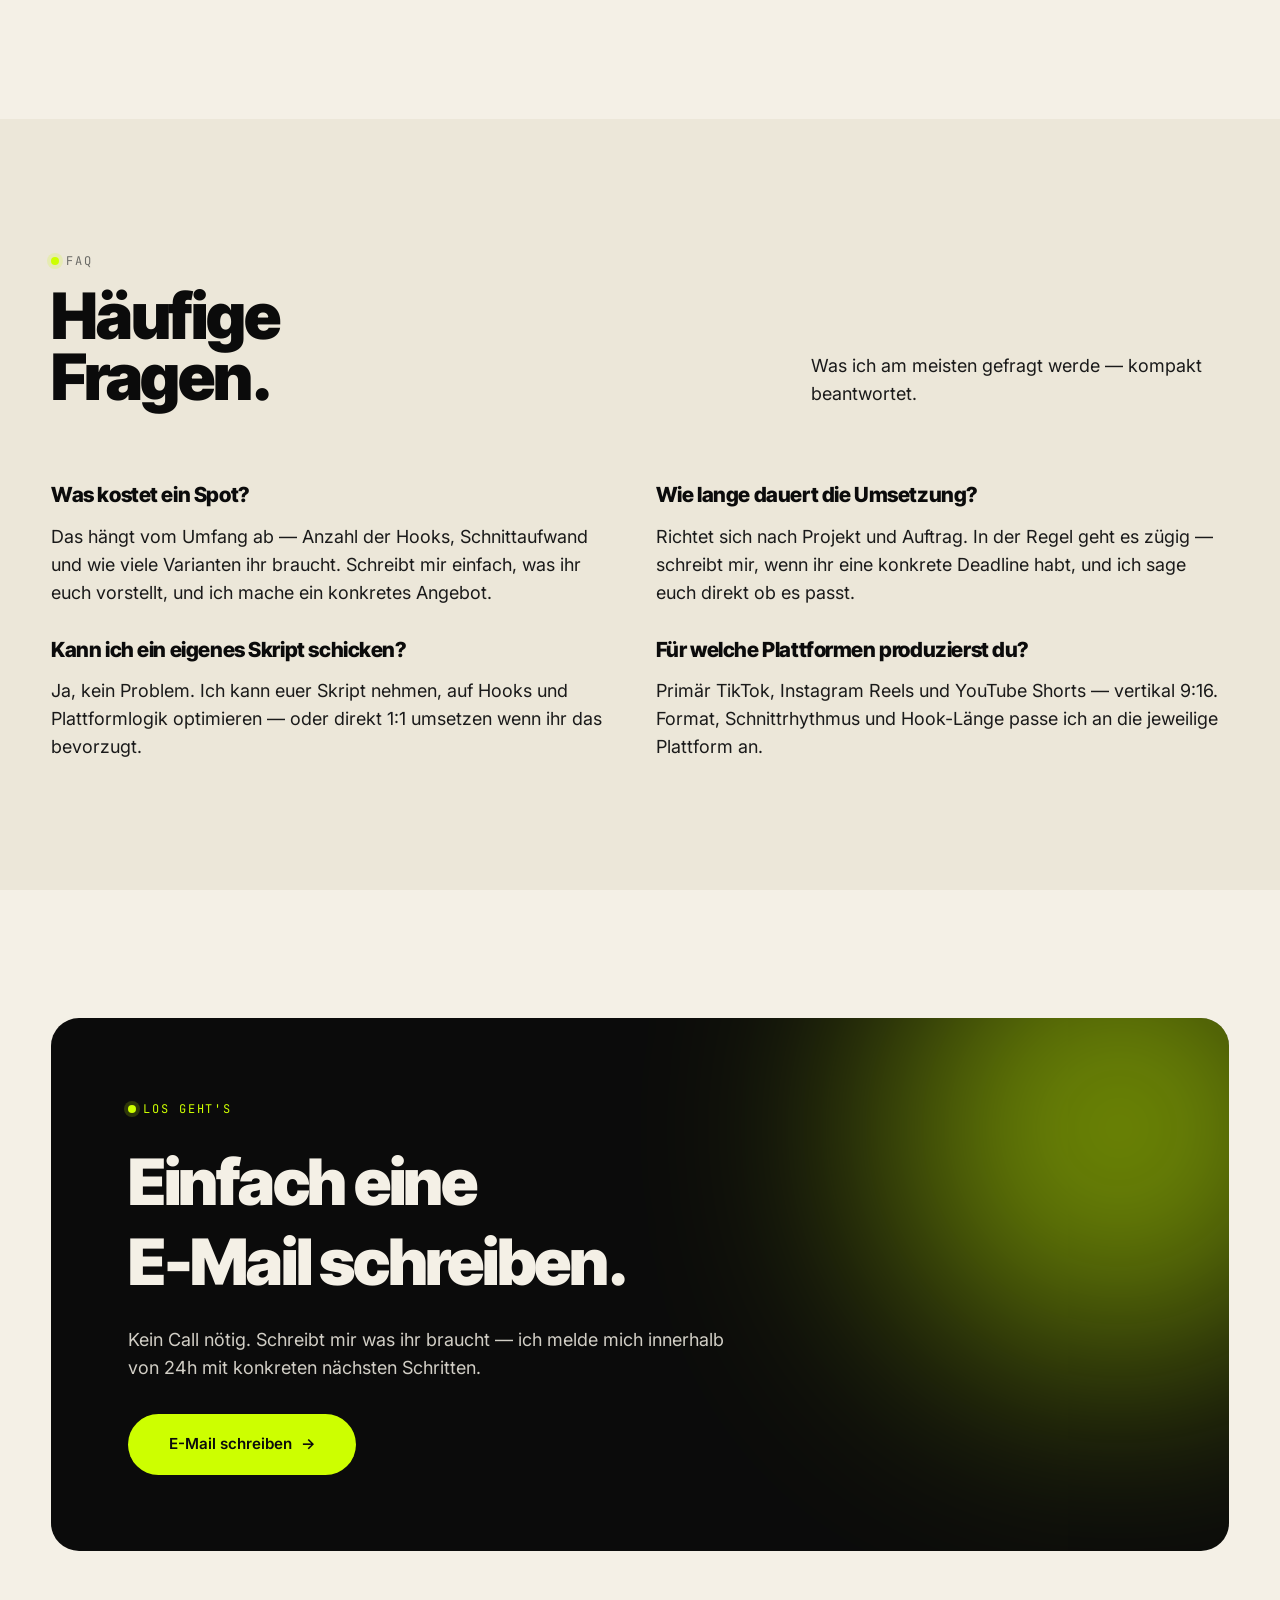
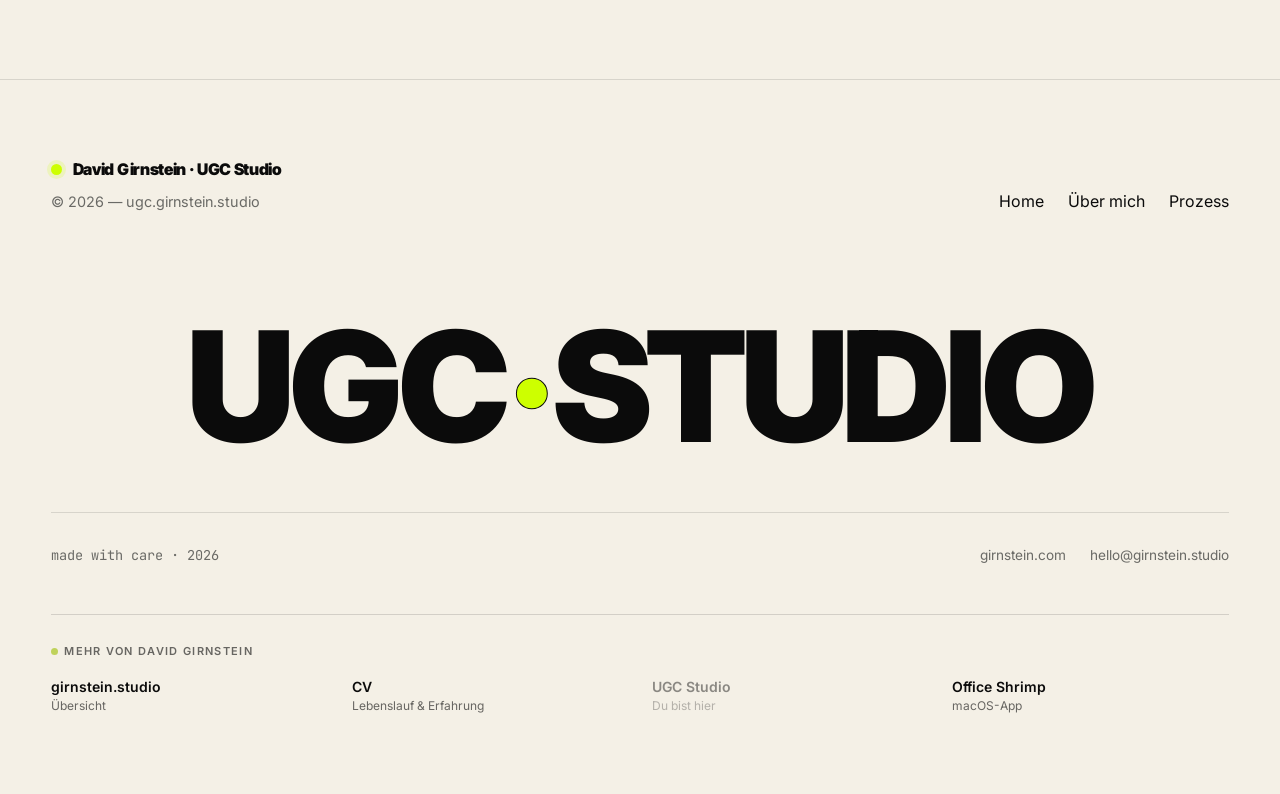
<file: process.html>
<!doctype html>
<html lang="de">
<head>
  <meta charset="utf-8" />
  <meta name="viewport" content="width=device-width, initial-scale=1, viewport-fit=cover" />
  <title>Prozess — David Girnstein UGC Studio</title>
  <meta name="description" content="So läuft eine Zusammenarbeit ab — von Brief über Skript bis Avatar-Variants." />

  <!-- SEO -->
  <link rel="canonical" href="https://ugc.girnstein.studio/process.html" />
  <meta property="og:type" content="website" />
  <meta property="og:url" content="https://ugc.girnstein.studio/process.html" />
  <meta property="og:title" content="Prozess — David Girnstein UGC Studio" />
  <meta property="og:description" content="So läuft eine Zusammenarbeit ab — von Brief über Skript bis Avatar-Variants." />
  <meta property="og:image" content="https://ugc.girnstein.studio/assets/images/og.jpg" />
  <meta property="og:image:width" content="1200" />
  <meta property="og:image:height" content="630" />
  <meta property="og:site_name" content="David Girnstein UGC Studio" />
  <meta property="og:locale" content="de_DE" />
  <meta name="twitter:card" content="summary_large_image" />
  <meta name="twitter:title" content="Prozess — David Girnstein UGC Studio" />
  <meta name="twitter:description" content="So läuft eine Zusammenarbeit ab — von Brief über Skript bis Avatar-Variants." />
  <meta name="twitter:image" content="https://ugc.girnstein.studio/assets/images/og.jpg" />

  <meta name="theme-color" content="#F4F0E6" />

  <link rel="preconnect" href="https://fonts.googleapis.com" />
  <link rel="preconnect" href="https://fonts.gstatic.com" crossorigin />
  <link rel="stylesheet" href="https://fonts.googleapis.com/css2?family=Inter+Tight:wght@300;400;700;800;900&family=Inter:wght@400;500;600;700&family=JetBrains+Mono:wght@400;500&display=swap" />
  <link rel="icon" type="image/svg+xml" href="data:image/svg+xml,%3Csvg xmlns='http://www.w3.org/2000/svg' viewBox='0 0 64 64'%3E%3Crect width='64' height='64' rx='14' fill='%230B0B0B'/%3E%3Ccircle cx='32' cy='32' r='12' fill='%23CDFF00'/%3E%3C/svg%3E" />
  <link rel="stylesheet" href="css/style.css" />
<!-- gs-network-style:start -->
<style id="gs-network-style">
  .gs-net{--gs-accent:#9DBF00;--gs-line:color-mix(in srgb,currentColor 14%,transparent);font:inherit;color:inherit;border-top:1px solid var(--gs-line);margin-top:clamp(28px,4vw,48px);padding-top:clamp(20px,3vw,28px);text-align:left}
  .gs-net__label{display:flex;align-items:center;gap:.55em;margin:0 0 16px;font-size:11px;font-weight:600;letter-spacing:.12em;text-transform:uppercase;opacity:.6}
  .gs-net__dot{width:7px;height:7px;border-radius:50%;background:var(--gs-accent,currentColor);flex:none}
  .gs-net__list{list-style:none;margin:0;padding:0;display:grid;grid-template-columns:repeat(4,minmax(0,1fr));gap:12px 24px}
  .gs-net__item a,.gs-net__item span.gs-net__cur{display:block;color:inherit;text-decoration:none;padding:2px 0}
  .gs-net__name{display:block;font-size:14px;font-weight:600;line-height:1.3}
  .gs-net__desc{display:block;font-size:12px;line-height:1.4;opacity:.6;margin-top:2px}
  .gs-net__item a:hover .gs-net__name,.gs-net__item a:focus-visible .gs-net__name{text-decoration:underline;text-decoration-color:var(--gs-accent,currentColor);text-decoration-thickness:2px;text-underline-offset:3px}
  .gs-net__cur{opacity:.45}
  @media (max-width:640px){.gs-net__list{grid-template-columns:repeat(2,minmax(0,1fr))}}
</style>
<!-- gs-network-style:end -->
</head>

<body>
  <div class="noise" aria-hidden="true"></div>

  <!-- ============== HEADER ============== -->
  <header class="site-header" id="siteHeader">
    <a class="brand" href="index.html" aria-label="Zur Startseite">
      <span class="brand-dot" aria-hidden="true"></span>
      David Girnstein
    </a>
    <button class="nav-toggle" id="navToggle" aria-label="Navigation öffnen" aria-expanded="false">
      <span></span>
    </button>
    <button class="nav-close" id="navClose" aria-label="Navigation schließen">✕</button>

    <nav id="primaryNav">
      <ul class="nav-links">
        <li><a href="index.html#services">Leistungen</a></li>
        <li><a href="index.html#work">Portfolio</a></li>
        <li><a href="about.html">Über mich</a></li>
        <li><a href="process.html">Prozess</a></li>
        <li class="nav-cta-mobile"><a class="btn btn-primary" href="index.html#contact">Projekt anfragen <span class="arrow">→</span></a></li>
      </ul>
    </nav>
  </header>


  <!-- ============== PAGE HERO ============== -->
  <section class="page-hero">
    <div class="container">
      <span class="eyebrow">Prozess</span>
      <h1>Vom Brief<br/>zum fertigen <em style="font-weight: 300; font-family: 'Inter Tight', serif;">Spot.</em></h1>
      <p class="prose" style="max-width: 56ch;">
        Vier Schritte. Klare Übergaben. Keine endlosen Feedback-Schleifen. So läuft eine Zusammenarbeit ab — schreibt mir einfach eine E-Mail und wir legen los.
      </p>
    </div>
  </section>

  <!-- ============== STEPS DETAILED ============== -->
  <section class="section">
    <div class="container">
      <div class="timeline">

        <div class="timeline-item reveal">
          <div class="when">01 — Brief</div>
          <div>
            <h3>Schreib mir, was ihr braucht</h3>
            <p style="font-size: var(--fs-lg); color: var(--ink-2); max-width: 60ch;">
              Eine E-Mail reicht. Je nachdem was ihr braucht, kläre ich Ziel, Plattform (Meta / TikTok / YouTube Shorts) und Tonalität — der genaue Ablauf richtet sich nach eurem Projekt und Auftrag.
            </p>
            <p style="margin-top: 0.75rem; font-size: 0.95rem; color: var(--muted);">Output: Brief-Doc</p>
          </div>
        </div>

        <div class="timeline-item reveal" data-delay="1">
          <div class="when">02 — Skript</div>
          <div>
            <h3>Hooks, CTA, Skript-Variants</h3>
            <p style="font-size: var(--fs-lg); color: var(--ink-2); max-width: 60ch;">
              Ich liefere mehrere Hook-Varianten, das Hauptskript und CTA-Optionen. Ihr gebt Feedback — max. eine Korrekturschleife, damit der Prozess schlank bleibt.
            </p>
            <p style="margin-top: 0.75rem; font-size: 0.95rem; color: var(--muted);">Output: Skript &amp; Hook-Variants</p>
          </div>
        </div>

        <div class="timeline-item reveal" data-delay="2">
          <div class="when">03 — Shoot</div>
          <div>
            <h3>Dreh, sauber produziert</h3>
            <p style="font-size: var(--fs-lg); color: var(--ink-2); max-width: 60ch;">
              Ich drehe in vertikalem 9:16, Hi-Res, mit sauberem Sound — nativ optimiert für TikTok, Instagram und YouTube Shorts.
            </p>
            <p style="margin-top: 0.75rem; font-size: 0.95rem; color: var(--muted);">Output: Raw Footage</p>
          </div>
        </div>

        <div class="timeline-item reveal" data-delay="3">
          <div class="when">04 — Delivery</div>
          <div>
            <h3>Final + Varianten</h3>
            <p style="font-size: var(--fs-lg); color: var(--ink-2); max-width: 60ch;">
              Schnitt, Captions (offen oder Burn-in), mehrere Cuts pro Hook. Lieferung über WeTransfer oder direkt in eurer Drive-Struktur — je nachdem was für euch passt.
            </p>
            <p style="margin-top: 0.75rem; font-size: 0.95rem; color: var(--muted);">Output: Final Cuts &amp; Varianten</p>
          </div>
        </div>

      </div>
    </div>
  </section>

  <!-- ============== FAQ ============== -->
  <section class="section" style="background: var(--bg-2);">
    <div class="container">
      <div class="section-title">
        <div class="title-text reveal">
          <span class="eyebrow" style="margin-bottom: 1rem; display: inline-flex;">FAQ</span>
          <h2>Häufige<br/>Fragen.</h2>
        </div>
        <p class="title-aside reveal" data-delay="1">
          Was ich am meisten gefragt werde — kompakt beantwortet.
        </p>
      </div>

      <div class="prose reveal" style="max-width: none; display: grid; grid-template-columns: 1fr 1fr; gap: 2rem;">
        <div>
          <h3 style="font-family: 'Inter Tight'; font-size: 1.3rem; margin-top: 0;">Was kostet ein Spot?</h3>
          <p>Das hängt vom Umfang ab — Anzahl der Hooks, Schnittaufwand und wie viele Varianten ihr braucht. Schreibt mir einfach, was ihr euch vorstellt, und ich mache ein konkretes Angebot.</p>
        </div>
        <div>
          <h3 style="font-family: 'Inter Tight'; font-size: 1.3rem; margin-top: 0;">Wie lange dauert die Umsetzung?</h3>
          <p>Richtet sich nach Projekt und Auftrag. In der Regel geht es zügig — schreibt mir, wenn ihr eine konkrete Deadline habt, und ich sage euch direkt ob es passt.</p>
        </div>
        <div>
          <h3 style="font-family: 'Inter Tight'; font-size: 1.3rem; margin-top: 0;">Kann ich ein eigenes Skript schicken?</h3>
          <p>Ja, kein Problem. Ich kann euer Skript nehmen, auf Hooks und Plattformlogik optimieren — oder direkt 1:1 umsetzen wenn ihr das bevorzugt.</p>
        </div>
        <div>
          <h3 style="font-family: 'Inter Tight'; font-size: 1.3rem; margin-top: 0;">Für welche Plattformen produzierst du?</h3>
          <p>Primär TikTok, Instagram Reels und YouTube Shorts — vertikal 9:16. Format, Schnittrhythmus und Hook-Länge passe ich an die jeweilige Plattform an.</p>
        </div>
      </div>
    </div>
  </section>

  <!-- ============== CTA ============== -->
  <section id="contact" class="section">
    <div class="container">
      <div class="cta reveal">
        <div class="cta-content">
          <span class="eyebrow" style="margin-bottom: 1.5rem; display: inline-flex; color: var(--lime);">Los geht's</span>
          <h2>Einfach eine<br/><span class="accent">E-Mail schreiben.</span></h2>
          <p style="font-size: var(--fs-lg); max-width: 56ch; opacity: 0.85; margin-top: 1rem;">
            Kein Call nötig. Schreibt mir was ihr braucht — ich melde mich innerhalb von 24h mit konkreten nächsten Schritten.
          </p>
          <div class="cta-row">
            <a class="btn btn-primary" href="mailto:ugc@girnstein.studio?subject=UGC%20Anfrage">E-Mail schreiben <span class="arrow">→</span></a>
          </div>
        </div>
      </div>
    </div>
  </section>

  <!-- ============== FOOTER ============== -->
  <footer class="site-footer">
    <div class="container">
      <div class="footer-top">
        <div>
          <div class="brand" style="font-size: 1rem;">
            <span class="brand-dot" aria-hidden="true"></span>
            David Girnstein · UGC Studio
          </div>
          <p style="margin-top: 0.6rem; color: var(--muted); font-size: 0.9rem;">© 2026 — ugc.girnstein.studio</p>
        </div>
        <div class="footer-links">
          <a href="index.html">Home</a>
          <a href="about.html">Über mich</a>
          <a href="process.html">Prozess</a>
        </div>
      </div>
      <div class="footer-mega" aria-hidden="true">
        UGC<span class="accent">·</span>STUDIO
      </div>
      <div class="footer-bottom">
        <span class="mono">made with care · 2026</span>
        <div class="footer-links">
          <a href="https://girnstein.com" target="_blank" rel="noopener">girnstein.com</a>
          <a href="mailto:hello@girnstein.studio">hello@girnstein.studio</a>
        </div>
      </div>
    <!-- gs-network:start -->
  <div class="gs-net" role="navigation" aria-label="Mehr von David Girnstein">
    <p class="gs-net__label"><span class="gs-net__dot" aria-hidden="true"></span>Mehr von David Girnstein</p>
    <ul class="gs-net__list">
      <li class="gs-net__item"><a href="https://girnstein.studio/"><span class="gs-net__name">girnstein.studio</span><span class="gs-net__desc">Übersicht</span></a></li>
      <li class="gs-net__item"><a href="https://cv.girnstein.studio/"><span class="gs-net__name">CV</span><span class="gs-net__desc">Lebenslauf &amp; Erfahrung</span></a></li>
      <li class="gs-net__item"><span class="gs-net__cur" aria-current="page"><span class="gs-net__name">UGC Studio</span><span class="gs-net__desc">Du bist hier</span></span></li>
      <li class="gs-net__item"><a href="https://office-shrimp.girnstein.studio/"><span class="gs-net__name">Office Shrimp</span><span class="gs-net__desc">macOS-App</span></a></li>
    </ul>
  </div>
<!-- gs-network:end -->
</div>
  </footer>

  <script src="js/main.js" defer></script>
</body>
</html>
</file>
<file: css/style.css>
/* ==========================================================================
   David Girnstein — UGC Studio
   Custom CSS · 2026
   ========================================================================== */

/* ---------- 1. Tokens ---------- */
:root {
  /* Colors */
  --lime: #CDFF00;
  --lime-deep: #B8E600;
  --bg: #F4F0E6;          /* Eggshell */
  --bg-2: #ECE7D9;        /* Eggshell deeper */
  --ink: #0B0B0B;         /* Near-black */
  --ink-2: #1A1A1A;
  --ink-3: #2A2A2A;
  --muted: #6A6A66;
  --muted-2: #9A9A95;
  --line: rgba(11, 11, 11, 0.12);
  --line-strong: rgba(11, 11, 11, 0.24);

  /* Typography scale - fluid */
  --fs-display: clamp(3.5rem, 11vw, 11rem);
  --fs-h1: clamp(2.75rem, 7vw, 6.5rem);
  --fs-h2: clamp(2.25rem, 5vw, 4.25rem);
  --fs-h3: clamp(1.5rem, 2.5vw, 2rem);
  --fs-lg: clamp(1.125rem, 1.4vw, 1.375rem);
  --fs-md: 1rem;
  --fs-sm: 0.875rem;
  --fs-xs: 0.75rem;

  /* Spacing */
  --pad-x: clamp(1.25rem, 4vw, 4.5rem);
  --section-y: clamp(5rem, 10vw, 9rem);

  /* Motion */
  --ease-out: cubic-bezier(0.22, 1, 0.36, 1);
  --ease-soft: cubic-bezier(0.4, 0, 0.2, 1);
  --dur-fast: 200ms;
  --dur: 400ms;
  --dur-slow: 800ms;

  /* Radii */
  --r-sm: 8px;
  --r-md: 16px;
  --r-lg: 28px;
  --r-pill: 999px;
}

/* ---------- 2. Reset ---------- */
*, *::before, *::after { box-sizing: border-box; margin: 0; padding: 0; }
html { scroll-behavior: smooth; -webkit-text-size-adjust: 100%; }
body {
  font-family: "Inter", system-ui, -apple-system, "Segoe UI", sans-serif;
  font-size: var(--fs-md);
  line-height: 1.55;
  color: var(--ink);
  background: var(--bg);
  -webkit-font-smoothing: antialiased;
  -moz-osx-font-smoothing: grayscale;
  overflow-x: hidden;
}
img, video { display: block; max-width: 100%; height: auto; }
a { color: inherit; text-decoration: none; }
button { background: none; border: none; cursor: pointer; font: inherit; color: inherit; }
ul { list-style: none; }
::selection { background: var(--lime); color: var(--ink); }

/* ---------- 3. Type ---------- */
.font-display, h1, h2, h3, .h-display {
  font-family: "Inter Tight", "Inter", sans-serif;
  font-weight: 900;
  letter-spacing: -0.035em;
  line-height: 0.95;
  color: var(--ink);
}
h1 { font-size: var(--fs-h1); }
h2 { font-size: var(--fs-h2); }
h3 { font-size: var(--fs-h3); font-weight: 800; letter-spacing: -0.02em; line-height: 1.1; }
.mono { font-family: "JetBrains Mono", ui-monospace, "SF Mono", monospace; }
.eyebrow {
  font-family: "JetBrains Mono", ui-monospace, monospace;
  font-size: var(--fs-xs);
  text-transform: uppercase;
  letter-spacing: 0.16em;
  color: var(--muted);
  display: inline-flex;
  align-items: center;
  gap: 0.6em;
}
.eyebrow::before {
  content: "";
  width: 0.5rem; height: 0.5rem;
  border-radius: 50%;
  background: var(--lime);
  box-shadow: 0 0 0 4px rgba(205, 255, 0, 0.18);
}

/* ---------- 4. Layout helpers ---------- */
.container {
  width: 100%;
  max-width: 1440px;
  margin-inline: auto;
  padding-inline: var(--pad-x);
}
.section { padding-block: var(--section-y); }
.grid { display: grid; gap: clamp(1rem, 2vw, 2rem); }

/* ---------- 5. Header / Nav ---------- */
.site-header {
  position: fixed;
  top: 0; left: 0; right: 0;
  z-index: 200;
  padding: 1rem var(--pad-x);
  display: flex;
  align-items: center;
  justify-content: space-between;
  transition: background var(--dur) var(--ease-soft), backdrop-filter var(--dur) var(--ease-soft), border-color var(--dur);
  border-bottom: 1px solid transparent;
}
.site-header.is-scrolled {
  background: rgba(244, 240, 230, 0.78);
  backdrop-filter: saturate(150%) blur(14px);
  -webkit-backdrop-filter: saturate(150%) blur(14px);
  border-bottom-color: var(--line);
}
.brand {
  display: flex; align-items: center; gap: 0.65rem;
  font-family: "Inter Tight", sans-serif;
  font-weight: 900;
  font-size: 1.05rem;
  letter-spacing: -0.02em;
}
.brand-dot {
  width: 0.7rem; height: 0.7rem;
  background: var(--lime);
  border-radius: 50%;
  display: inline-block;
  box-shadow: 0 0 0 4px rgba(205,255,0,0.18);
  animation: pulse 2.4s ease-out infinite;
}
@keyframes pulse {
  0%, 100% { box-shadow: 0 0 0 0 rgba(205,255,0,0.5); }
  50%       { box-shadow: 0 0 0 8px rgba(205,255,0,0); }
}
.nav-links { display: flex; gap: 2rem; align-items: center; }
.nav-links a {
  font-size: var(--fs-sm);
  font-weight: 500;
  position: relative;
  padding: 0.25rem 0;
  transition: color var(--dur-fast);
}
/* Nav-CTA-Button: kompaktere Größe speziell für die Menüleiste */
@media (min-width: 861px) {
  .nav-links .btn {
    padding: 0.6rem 1.4rem;
    font-size: 0.82rem;
  }
}
.nav-links a::after {
  content: ""; position: absolute; left: 0; right: 0; bottom: -2px;
  height: 2px; background: var(--lime);
  transform: scaleX(0); transform-origin: left;
  transition: transform var(--dur) var(--ease-out);
}
.nav-links a:hover::after { transform: scaleX(1); }

.nav-toggle {
  display: none;
  width: 44px; height: 44px;
  align-items: center; justify-content: center;
  border-radius: var(--r-pill);
  border: 1px solid var(--line-strong);
}
.nav-toggle span {
  width: 18px; height: 1.5px;
  background: var(--ink);
  position: relative;
  transition: transform var(--dur);
}
.nav-toggle span::before, .nav-toggle span::after {
  content: ""; position: absolute; left: 0; width: 18px; height: 1.5px;
  background: var(--ink);
  transition: transform var(--dur);
}
.nav-toggle span::before { top: -6px; }
.nav-toggle span::after  { top: 6px; }
.nav-open .nav-toggle span { background: transparent; }
.nav-open .nav-toggle span::before { top: 0; transform: rotate(45deg); }
.nav-open .nav-toggle span::after  { top: 0; transform: rotate(-45deg); }

/* X-Button — gleiche Basis-Styles wie Hamburger, immer unsichtbar auf Desktop */
.nav-close {
  display: none;           /* Desktop: nie sichtbar */
  width: 44px; height: 44px;
  align-items: center;
  justify-content: center;
  border-radius: var(--r-pill);
  border: 1px solid var(--line-strong);
  font-size: 1rem;
  color: var(--ink);
  cursor: pointer;
  background: none;
  flex-shrink: 0;
  z-index: 100;
}

@media (max-width: 860px) {
  /* #primaryNav aus dem Flex-Flow nehmen → Hamburger rutscht nach rechts */
  #primaryNav {
    position: absolute;
    left: -9999px;   /* aus der Sicht, aber fixed-children bleiben auf viewport */
    width: 0;
    height: 0;
    overflow: visible;
  }

  .nav-toggle { display: inline-flex; }

  /* X-Button: standardmäßig versteckt, erscheint wenn Nav offen */
  .nav-close { display: none; }
  .nav-open .nav-close {
    display: inline-flex;
    /* Position wird vom Header-Flex übernommen */
  }
  /* Hamburger verstecken wenn Nav offen — X ersetzt ihn */
  .nav-open .nav-toggle { display: none; }

  .nav-links {
    position: fixed;
    inset: 0;
    background: var(--bg);
    flex-direction: column;
    justify-content: flex-end;
    align-items: flex-end;
    padding: 0 var(--pad-x) clamp(3.5rem, 10vh, 6rem);
    gap: 0.6rem;
    opacity: 0;
    pointer-events: none;
    transform: translateY(-12px);
    transition: opacity var(--dur), transform var(--dur);
    z-index: 90;
  }
  .nav-links a {
    font-size: clamp(2rem, 7vw, 2.8rem);
    font-weight: 800;
    font-family: "Inter Tight", sans-serif;
    letter-spacing: -0.02em;
    text-align: right;
  }
  .nav-open .nav-links { opacity: 1; pointer-events: auto; transform: translateY(0); }
  .nav-cta-mobile { margin-top: 1.5rem; }
}

/* ---------- 6. Buttons ---------- */
.btn {
  display: inline-flex;
  align-items: center;
  gap: 0.6rem;
  padding: 1.1rem 2.5rem;
  border-radius: var(--r-pill);
  font-weight: 600;
  font-size: 0.95rem;
  border: 1px solid transparent;
  transition: transform var(--dur) var(--ease-out), background var(--dur), color var(--dur), border-color var(--dur);
  white-space: nowrap;
  position: relative;
  overflow: hidden;
}
@media (max-width: 860px) {
  /* Nur der Nav-CTA-Button im Hamburger-Menü wird größer */
  .nav-cta-mobile .btn-primary {
    font-size: 1.15rem;
    padding: 1.3rem 2.8rem;
  }
}
.btn-primary {
  background: var(--lime);
  color: var(--ink);
}
.btn-primary:hover { background: var(--ink); color: var(--lime); transform: translateY(-2px); }
.btn-ghost {
  background: transparent;
  border-color: var(--line-strong);
  color: var(--ink);
}
.btn-ghost:hover { background: var(--ink); color: var(--bg); border-color: var(--ink); transform: translateY(-2px); }
.btn-dark {
  background: var(--ink);
  color: var(--bg);
}
.btn-dark:hover { background: var(--lime); color: var(--ink); transform: translateY(-2px); }
.btn .arrow {
  display: inline-block;
  transition: transform var(--dur) var(--ease-out);
}
.btn:hover .arrow { transform: translateX(4px); }

/* ---------- 7. Hero ---------- */
.hero {
  position: relative;
  min-height: 100vh;
  padding: clamp(8rem, 16vh, 11rem) var(--pad-x) clamp(3rem, 6vh, 5rem);
  display: flex;
  flex-direction: column;
  justify-content: space-between;
  overflow-x: clip;
  overflow-y: visible;
}
.hero-grid {
  position: absolute; inset: 0; pointer-events: none;
  background-image:
    linear-gradient(var(--line) 1px, transparent 1px),
    linear-gradient(90deg, var(--line) 1px, transparent 1px);
  background-size: clamp(60px, 8vw, 110px) clamp(60px, 8vw, 110px);
  mask-image: radial-gradient(ellipse 90% 70% at 50% 35%, #000 50%, transparent 100%);
  -webkit-mask-image: radial-gradient(ellipse 90% 70% at 50% 35%, #000 50%, transparent 100%);
  opacity: 0.5;
}
.hero-inner { position: relative; z-index: 2; max-width: 1440px; margin: 0 auto; width: 100%; }
.hero-meta {
  display: flex;
  justify-content: space-between;
  align-items: flex-end;
  gap: 1.5rem;
  margin-bottom: clamp(1.5rem, 3vw, 2.5rem);
  flex-wrap: wrap;
}

/* Hero split: text left, portrait right */
.hero-split {
  display: grid;
  grid-template-columns: 52% 48%;
  align-items: stretch;
  gap: 0;
  min-height: clamp(65vh, 84vh, 92vh);
}
.hero-left {
  display: flex;
  flex-direction: column;
  justify-content: center;
  padding-bottom: clamp(3rem, 5vh, 5rem); /* breathing room above lime bar */
  z-index: 2;
}
.hero-right {
  position: relative;
  overflow: visible;
  z-index: 3;
}
.hero-portrait {
  /* Extend 10rem above hero-split into the header-padding area */
  position: absolute;
  left: 0;
  right: 0;
  bottom: 0;
  top: -10rem;
}
/* Soft lime glow behind portrait */
.hero-portrait::before {
  content: "";
  position: absolute;
  width: 70%;
  aspect-ratio: 1;
  background: var(--lime);
  border-radius: 50%;
  bottom: 20px;
  left: 50%;
  transform: translateX(-50%);
  filter: blur(80px);
  opacity: 0.3;
  z-index: 0;
  pointer-events: none;
}
.hero-portrait img {
  position: absolute;
  bottom: 0;
  left: 50%;
  transform: translateX(-50%);
  height: 115%;
  width: auto;
  max-width: 130%;
  object-fit: contain;
  object-position: bottom center;
  display: block;
  z-index: 1;
}
/* Grüner Balken — breiter als das Portrait-Element */
.portrait-bar {
  position: absolute;
  bottom: 0;
  left: -8rem;
  right: -8rem;
  height: 14px;
  background: var(--lime);
  z-index: 5;
  pointer-events: none;
}

.hero-headline {
  /* Eigene Größe statt --fs-display (war 11vw = viel zu groß für 3 Zeilen).
     5.5vw bei 1440px = 79px → max 6rem = 96px → passt in beide Spalten. */
  font-size: clamp(1.75rem, 5.5vw, 6rem);
  margin-bottom: clamp(1.25rem, 2.5vw, 2rem);
}
.hero-headline .word {
  display: inline-block;
  overflow: hidden;
  vertical-align: top;
  /* Extra room prevents italic letters from getting clipped */
  padding: 0 0.12em 0.1em;
  margin: 0 -0.12em -0.1em;
}
.hero-headline .word > span {
  display: inline-block;
  transform: translateY(110%);
  animation: wordIn 1.1s var(--ease-out) forwards;
}
.hero-headline .word:nth-child(1) > span { animation-delay: 0.1s; }
.hero-headline .word:nth-child(2) > span { animation-delay: 0.2s; }
.hero-headline .word:nth-child(3) > span { animation-delay: 0.3s; }
.hero-headline .word:nth-child(4) > span { animation-delay: 0.4s; }
.hero-headline .word:nth-child(5) > span { animation-delay: 0.5s; }
@keyframes wordIn {
  to { transform: translateY(0); }
}
.hero-headline .accent {
  background: linear-gradient(180deg, transparent 0 60%, var(--lime) 60% 95%, transparent 95% 100%);
  padding: 0 0.05em;
}
.hero-headline em {
  font-style: italic;
  font-weight: 300;
  font-family: "Inter Tight", serif;
  letter-spacing: -0.02em;
  background: linear-gradient(90deg, var(--ink) 0%, var(--ink-2) 100%);
  -webkit-background-clip: text;
  background-clip: text;
}
.hero-bottom {
  margin-top: clamp(1.25rem, 2.5vw, 2rem);
}
.hero-sub {
  font-size: var(--fs-lg);
  color: var(--ink-2);
  max-width: 38ch;
  line-height: 1.45;
  font-weight: 400;
  margin-bottom: 1.5rem;
}
.hero-actions { display: flex; gap: 0.75rem; flex-wrap: wrap; }

@media (max-width: 860px) {
  /* Hero: Portrait unter den Headlines */
  .hero-split {
    grid-template-columns: 1fr;
    min-height: auto;
    gap: 0;
  }
  .hero-left {
    padding-bottom: 1.5rem;
    order: 1;
  }
  .hero-right {
    display: none;
  }
  .hero-portrait {
    position: relative;
    top: 0;
    left: 0;
    right: 0;
    bottom: 0;
    width: 100%;
    height: 100%;
  }
  .hero-portrait img {
    position: absolute;
    bottom: 0;
    left: 50%;
    transform: translateX(-50%);
    height: 100%;
    width: auto;
    max-width: none;
  }
  .portrait-bar { height: 10px; }
  /* Überschrift auf Mobile deutlich größer */
  .hero-headline {
    font-size: clamp(2.6rem, 10vw, 4rem);
  }
}

/* ---------- 8. Marquee ---------- */
.marquee {
  border-block: 1px solid var(--line);
  background: var(--ink);
  color: var(--bg);
  padding-block: 1.5rem;
  overflow: hidden;
  position: relative;
}
.marquee-track {
  display: flex;
  gap: 4rem;
  width: max-content;
  animation: scroll 35s linear infinite;
}
.marquee-track:hover { animation-play-state: paused; }
.marquee-item {
  font-family: "Inter Tight", sans-serif;
  font-weight: 800;
  font-size: clamp(1.5rem, 3.5vw, 2.5rem);
  letter-spacing: -0.02em;
  display: inline-flex;
  align-items: center;
  gap: 1.5rem;
  white-space: nowrap;
}
.marquee-item::after {
  content: "";
  width: 0.6rem; height: 0.6rem;
  background: var(--lime);
  border-radius: 50%;
  flex-shrink: 0;
}
@keyframes scroll {
  to { transform: translateX(-50%); }
}

/* ---------- 9. Services ---------- */
.section-title {
  display: grid;
  grid-template-columns: 1fr 1fr;
  gap: 2rem;
  margin-bottom: clamp(3rem, 6vw, 5rem);
  align-items: end;
}
.section-title .title-text { max-width: 22ch; }
.section-title .title-aside {
  font-size: var(--fs-lg);
  color: var(--ink-2);
  max-width: 38ch;
  justify-self: end;
}
@media (max-width: 720px) {
  .section-title { grid-template-columns: 1fr; }
  .section-title .title-aside { justify-self: start; }
}

.services-grid {
  display: grid;
  grid-template-columns: 1fr 1fr;
  gap: clamp(1rem, 2vw, 1.5rem);
}
.service-card {
  background: var(--bg-2);
  border: 1px solid var(--line);
  border-radius: var(--r-lg);
  padding: clamp(1.5rem, 3vw, 2.5rem);
  position: relative;
  overflow: hidden;
  transition: transform var(--dur) var(--ease-out), border-color var(--dur);
  display: flex;
  flex-direction: column;
  gap: 1.25rem;
  min-height: clamp(380px, 42vw, 480px);
}
.service-card:hover {
  transform: translateY(-4px);
  border-color: var(--ink);
}
.service-card.is-featured {
  background: var(--ink);
  color: var(--bg);
  border-color: var(--ink);
}
.service-card.is-featured h3 { color: var(--bg); }
.service-card.is-featured .service-tag { background: var(--lime); color: var(--ink); border-color: var(--lime); }
.service-tag {
  display: inline-flex;
  align-items: center;
  gap: 0.4rem;
  padding: 0.3rem 0.8rem;
  border-radius: var(--r-pill);
  font-family: "JetBrains Mono", monospace;
  font-size: 0.7rem;
  letter-spacing: 0.08em;
  text-transform: uppercase;
  border: 1px solid var(--line-strong);
  align-self: flex-start;
}
.service-card h3 { font-size: clamp(1.75rem, 3vw, 2.5rem); }
.service-card p { color: inherit; opacity: 0.78; max-width: 38ch; }
.service-features {
  margin-top: auto;
  display: flex;
  flex-direction: column;
  gap: 0.6rem;
  padding-top: 1.5rem;
  border-top: 1px solid var(--line);
}
.service-card.is-featured .service-features { border-top-color: rgba(255,255,255,0.14); }
.service-features li {
  display: flex;
  align-items: center;
  gap: 0.7rem;
  font-size: 0.9rem;
}
.service-features li::before {
  content: "→";
  color: var(--lime);
  font-weight: 700;
}
.service-art {
  position: absolute;
  right: -1rem; top: -1rem;
  width: 110px; height: 110px;
  border-radius: 50%;
  background: var(--lime);
  filter: blur(40px);
  opacity: 0.45;
  pointer-events: none;
  transition: transform var(--dur-slow) var(--ease-out);
}
.service-card:hover .service-art { transform: scale(1.4); }

@media (max-width: 720px) {
  .services-grid { grid-template-columns: 1fr; }
  .service-card { min-height: auto; }
}

/* ---------- 10. Process strip (numbered) ---------- */
.steps {
  display: grid;
  grid-template-columns: repeat(4, 1fr);
  gap: 1rem;
  margin-top: clamp(3rem, 5vw, 4rem);
}
.step {
  border-top: 1px solid var(--line-strong);
  padding-top: 1.25rem;
}
.step .num {
  font-family: "JetBrains Mono", monospace;
  color: var(--muted);
  font-size: 0.8rem;
  letter-spacing: 0.1em;
}
.step h4 {
  font-family: "Inter Tight", sans-serif;
  font-weight: 800;
  font-size: 1.1rem;
  margin: 0.5rem 0 0.25rem;
  letter-spacing: -0.01em;
}
.step p { font-size: 0.9rem; color: var(--muted); }
@media (max-width: 720px) { .steps { grid-template-columns: 1fr 1fr; } }
@media (max-width: 480px) { .steps { grid-template-columns: 1fr; } }

/* ---------- 11. Portfolio / Showreel ---------- */
.work-filter {
  display: flex;
  flex-wrap: wrap;
  gap: 0.5rem;
  margin-bottom: clamp(2rem, 3vw, 2.5rem);
}
.chip {
  padding: 0.55rem 1.1rem;
  border-radius: var(--r-pill);
  border: 1px solid var(--line-strong);
  font-size: 0.85rem;
  font-weight: 500;
  transition: background var(--dur), color var(--dur), border-color var(--dur);
  font-family: "JetBrains Mono", monospace;
  letter-spacing: 0.04em;
}
.chip.is-active, .chip:hover {
  background: var(--ink);
  color: var(--bg);
  border-color: var(--ink);
}

.work-grid {
  display: grid;
  grid-template-columns: repeat(4, 1fr);
  gap: clamp(0.75rem, 1.2vw, 1.25rem);
}
@media (max-width: 1000px) { .work-grid { grid-template-columns: repeat(2, 1fr); } }
@media (max-width: 480px)  { .work-grid { grid-template-columns: 1fr; } }

.work-card {
  position: relative;
  border-radius: var(--r-md);
  overflow: hidden;
  aspect-ratio: 9 / 16;
  background: var(--ink);
  cursor: pointer;
  isolation: isolate;
}
.work-card .thumb {
  position: absolute; inset: 0;
  width: 100%; height: 100%;
  object-fit: cover;
  transition: transform 1.2s var(--ease-out);
  z-index: 1;
}
.work-card:hover .thumb { transform: scale(1.05); }
.work-card .placeholder {
  position: absolute; inset: 0;
  display: flex; align-items: center; justify-content: center;
  background: linear-gradient(135deg, #2a2a2a 0%, #0b0b0b 100%);
  color: var(--lime);
  font-family: "JetBrains Mono", monospace;
  font-size: 0.7rem;
  letter-spacing: 0.06em;
  z-index: 1;
}
.work-card .overlay {
  position: absolute;
  inset: 0;
  background: linear-gradient(180deg, transparent 50%, rgba(0,0,0,0.85) 100%);
  z-index: 2;
  pointer-events: none;
}
.work-card .meta {
  position: absolute;
  left: 1rem; right: 1rem; bottom: 1rem;
  z-index: 3;
  color: #fff;
  display: flex;
  justify-content: space-between;
  align-items: end;
  gap: 0.5rem;
}
.work-card .meta strong {
  font-family: "Inter Tight", sans-serif;
  font-weight: 800;
  font-size: 1rem;
  letter-spacing: -0.01em;
  display: block;
}
.work-card .meta small {
  font-family: "JetBrains Mono", monospace;
  font-size: 0.65rem;
  letter-spacing: 0.08em;
  text-transform: uppercase;
  color: rgba(255,255,255,0.7);
}
.work-card .play {
  width: 44px; height: 44px;
  border-radius: 50%;
  background: var(--lime);
  color: var(--ink);
  display: flex; align-items: center; justify-content: center;
  flex-shrink: 0;
  z-index: 3;
  transform: scale(0.85);
  transition: transform var(--dur) var(--ease-out);
}
.work-card:hover .play { transform: scale(1); }
.work-card .badge {
  position: absolute;
  top: 1rem; left: 1rem;
  z-index: 3;
  background: rgba(0,0,0,0.55);
  backdrop-filter: blur(8px);
  color: var(--lime);
  padding: 0.3rem 0.7rem;
  border-radius: var(--r-pill);
  font-family: "JetBrains Mono", monospace;
  font-size: 0.65rem;
  letter-spacing: 0.08em;
  text-transform: uppercase;
}

/* Video iframe takeover when activated */
.work-card.is-playing .thumb,
.work-card.is-playing .overlay,
.work-card.is-playing .placeholder,
.work-card.is-playing .meta,
.work-card.is-playing .play,
.work-card.is-playing .badge { display: none; }
/* Scale embed so Shorts fill the portrait card (crop side letterboxing) */
.work-card iframe {
  position: absolute;
  top: 50%;
  left: 50%;
  width: 316%;
  height: 100%;
  max-width: none;
  transform: translate(-50%, -50%);
  border: 0;
  z-index: 4;
  pointer-events: auto;
}

/* ---------- 12. Stats / Trust ---------- */
.stats {
  display: grid;
  grid-template-columns: repeat(4, 1fr);
  gap: 1rem;
  border-top: 1px solid var(--line);
  padding-top: clamp(2rem, 3vw, 3rem);
  margin-top: clamp(2rem, 3vw, 3rem);
}
.stat .num {
  font-family: "Inter Tight", sans-serif;
  font-weight: 900;
  font-size: clamp(2.5rem, 5vw, 4.5rem);
  letter-spacing: -0.04em;
  line-height: 1;
}
.stat .label {
  margin-top: 0.5rem;
  font-size: 0.85rem;
  color: var(--muted);
}
@media (max-width: 760px) { .stats { grid-template-columns: 1fr 1fr; } }

/* ---------- 13. About teaser ---------- */
.about-teaser {
  display: grid;
  grid-template-columns: 1fr 1.3fr;
  gap: clamp(1.5rem, 4vw, 4rem);
  align-items: center;
}
.about-teaser .copy h2 { margin-bottom: 1.5rem; }
.about-teaser .copy p { font-size: var(--fs-lg); color: var(--ink-2); margin-bottom: 1.25rem; }
.about-teaser .copy .btn { margin-top: 0.75rem; }
.about-teaser .imgwrap {
  border-radius: var(--r-lg);
  overflow: hidden;
  aspect-ratio: 4/5;
  background: var(--ink);
  position: relative;
}
.about-teaser .imgwrap img {
  width: 100%; height: 100%; object-fit: cover;
  filter: grayscale(50%);
  transition: filter 1s var(--ease-out), transform 2s var(--ease-out);
}
.about-teaser:hover .imgwrap img { filter: grayscale(0%); transform: scale(1.04); }
@media (max-width: 860px) {
  .about-teaser { grid-template-columns: 1fr; }
}

/* ---------- 14. CTA / Contact ---------- */
.cta {
  background: var(--ink);
  color: var(--bg);
  border-radius: var(--r-lg);
  padding: clamp(2.5rem, 6vw, 5rem);
  position: relative;
  overflow: hidden;
}
.cta::before {
  content: "";
  position: absolute;
  width: 460px; height: 460px;
  background: var(--lime);
  border-radius: 50%;
  filter: blur(120px);
  opacity: 0.55;
  top: -120px; right: -120px;
  pointer-events: none;
}
.cta-content { position: relative; z-index: 2; max-width: 980px; }
.cta h2 { color: var(--bg); margin-bottom: 1.5rem; }
/* Normale accent-Klasse (hero headline) */
/* CTA-spezifisch: volle Lime-Box, schwarzer Text — immer lesbar */
.cta h2 .accent--box {
  background: var(--lime);
  color: var(--ink);
  padding: 0 0.18em;
  border-radius: 4px;
  -webkit-box-decoration-break: clone;
  box-decoration-break: clone;
  display: inline;
  line-height: 1.15;
}
.cta h2 {
  line-height: 1.25;
}
.cta-row {
  display: flex;
  flex-wrap: wrap;
  gap: 0.75rem;
  margin-top: 2rem;
}
.cta-info {
  display: grid;
  grid-template-columns: repeat(3, 1fr);
  gap: 1.5rem;
  margin-top: clamp(2.5rem, 5vw, 4rem);
  padding-top: clamp(1.5rem, 3vw, 2rem);
  border-top: 1px solid rgba(255,255,255,0.16);
}
.cta-info .label {
  font-family: "JetBrains Mono", monospace;
  font-size: 0.7rem;
  text-transform: uppercase;
  letter-spacing: 0.08em;
  opacity: 0.6;
}
.cta-info .value {
  font-family: "Inter Tight", sans-serif;
  font-weight: 700;
  font-size: 1.05rem;
  margin-top: 0.4rem;
  word-break: break-word;
}
.cta-info a:hover .value { color: var(--lime); }
@media (max-width: 720px) { .cta-info { grid-template-columns: 1fr; } }

/* ---------- 15. Footer ---------- */
.site-footer {
  padding-block: clamp(3rem, 6vw, 5rem);
  border-top: 1px solid var(--line);
}
.footer-top {
  display: flex;
  justify-content: space-between;
  align-items: end;
  flex-wrap: wrap;
  gap: 2rem;
  padding-bottom: clamp(2rem, 4vw, 3rem);
}
.footer-mega {
  font-family: "Inter Tight", sans-serif;
  font-weight: 900;
  font-size: clamp(3rem, 12vw, 11rem);
  letter-spacing: -0.04em;
  line-height: 0.9;
  color: var(--ink);
  text-align: center;
  margin-block: clamp(2rem, 5vw, 3.5rem);
  white-space: nowrap;
  overflow: hidden;
  text-overflow: ellipsis;
}
.footer-mega .accent { color: var(--lime); -webkit-text-stroke: 1px var(--ink); }
.footer-bottom {
  display: flex;
  justify-content: space-between;
  align-items: center;
  flex-wrap: wrap;
  gap: 1rem;
  padding-top: clamp(1.5rem, 3vw, 2rem);
  border-top: 1px solid var(--line);
  font-size: 0.85rem;
  color: var(--muted);
}
.footer-links { display: flex; gap: 1.5rem; }
.footer-links a { transition: color var(--dur-fast); }
.footer-links a:hover { color: var(--ink); }

/* ---------- 16. Scroll reveal ---------- */
.reveal {
  opacity: 0;
  transform: translateY(28px);
  transition: opacity 0.9s var(--ease-out), transform 0.9s var(--ease-out);
  will-change: opacity, transform;
}
.reveal.is-visible { opacity: 1; transform: translateY(0); }
.reveal[data-delay="1"] { transition-delay: 0.08s; }
.reveal[data-delay="2"] { transition-delay: 0.16s; }
.reveal[data-delay="3"] { transition-delay: 0.24s; }
.reveal[data-delay="4"] { transition-delay: 0.32s; }

@media (prefers-reduced-motion: reduce) {
  *, *::before, *::after {
    animation-duration: 0.01ms !important;
    transition-duration: 0.01ms !important;
  }
  .reveal { opacity: 1; transform: none; }
}

/* ---------- 17. Subpage helpers ---------- */
.page-hero {
  padding: clamp(8rem, 18vh, 12rem) var(--pad-x) clamp(3rem, 6vw, 5rem);
  border-bottom: 1px solid var(--line);
}
.page-hero h1 {
  font-size: clamp(3rem, 9vw, 8rem);
  margin: 1rem 0 1.5rem;
  max-width: 18ch;
}
.prose {
  max-width: 68ch;
  font-size: var(--fs-lg);
  color: var(--ink-2);
}
.prose p + p { margin-top: 1rem; }
.prose h2, .prose h3 { margin-top: 3rem; margin-bottom: 1rem; color: var(--ink); }
.prose strong { color: var(--ink); font-weight: 700; }
.prose a {
  color: var(--ink);
  border-bottom: 2px solid var(--lime);
  transition: background var(--dur);
}
.prose a:hover { background: var(--lime); }

.timeline { display: grid; gap: 1rem; margin-top: 2rem; }
.timeline-item {
  display: grid;
  grid-template-columns: 80px 1fr;
  gap: 1.5rem;
  padding: 1.5rem 0;
  border-top: 1px solid var(--line);
  align-items: start;
}
.timeline-item .when {
  font-family: "JetBrains Mono", monospace;
  font-size: 0.8rem;
  letter-spacing: 0.06em;
  color: var(--muted);
  padding-top: 0.3rem;
}
.timeline-item h3 {
  font-family: "Inter Tight", sans-serif;
  font-weight: 800;
  font-size: 1.4rem;
  letter-spacing: -0.01em;
  margin-bottom: 0.5rem;
}
.timeline-item p { color: var(--muted); }
/* ---------- Prinzipien-Grid (about.html — 3 Spalten Desktop, 1 Spalte Mobile) ---------- */
.principles-grid {
  grid-template-columns: repeat(3, 1fr) !important;
}
@media (max-width: 720px) {
  .principles-grid {
    grid-template-columns: 1fr !important;
  }
  .principles-grid .service-card {
    min-height: auto;
  }
}

/* ---------- Timeline Mobile ---------- */
@media (max-width: 720px) {
  .timeline-item {
    grid-template-columns: 1fr;
    gap: 0.25rem;
    padding: 1rem 0;
  }
  .timeline-item .when {
    font-size: 0.72rem;
    padding-top: 0;
  }
  .timeline-item h3 {
    font-size: 1.05rem;
    margin-bottom: 0.3rem;
  }
  .timeline-item p {
    font-size: 0.82rem;
    line-height: 1.45;
  }
}

/* ---------- Mobile Nav Fix ---------- */
@media (max-width: 860px) {
  /* Auf Mobile: backdrop-filter deaktivieren — verursacht Touch-Event-Bugs in Safari/iOS */
  .site-header.is-scrolled {
    background: var(--bg);
    backdrop-filter: none;
    -webkit-backdrop-filter: none;
  }
  /* Header bekommt soliden Hintergrund wenn Nav offen */
  .nav-open .site-header {
    background: var(--bg);
    border-bottom-color: var(--line);
  }
  /* Nav-Toggle immer klickbar — expliziter z-index innerhalb des Headers */
  .nav-toggle, .nav-close {
    position: relative;
    z-index: 1;
  }
  /* Sicherstellen dass der X-Button über dem Nav-Overlay liegt */
  .nav-open .nav-close {
    z-index: 201;
  }
}

/* ---------- 18. Floating noise + cursor ---------- */
.noise {
  position: fixed; inset: 0;
  pointer-events: none;
  z-index: 1;
  opacity: 0.025;
  background-image: url("data:image/svg+xml;utf8,<svg xmlns='http://www.w3.org/2000/svg' width='160' height='160'><filter id='n'><feTurbulence baseFrequency='0.9' numOctaves='3'/></filter><rect width='100%' height='100%' filter='url(%23n)'/></svg>");
  mix-blend-mode: multiply;
}

/* ---------- 19. Utility ---------- */
.sr-only {
  position: absolute; width: 1px; height: 1px;
  padding: 0; overflow: hidden; clip: rect(0,0,0,0);
  white-space: nowrap; border: 0;
}
.divider { height: 1px; background: var(--line); }

/* ---------- 20. Freisteller-Galerie (about.html) ---------- */
.freisteller-section { background: var(--ink); }
.freisteller-grid {
  display: flex;
  gap: clamp(1rem, 2vw, 2.5rem);
  align-items: flex-end;    /* Füße auf gleicher Höhe */
  overflow-x: auto;
  padding-bottom: 0;
  scrollbar-width: none;
}
.freisteller-grid::-webkit-scrollbar { display: none; }
.freisteller-item {
  flex: 0 0 auto;
}
.freisteller-item img {
  height: clamp(280px, 45vh, 520px);
  width: auto;
  max-width: none;
  object-fit: contain;
  object-position: bottom center;
  display: block;
  /* Kein Grayscale-Filter — Freistellerbilder farbenfroh zeigen */
}

/* ---------- 21a. Nischen-Tags (index.html About-Teaser) ---------- */
.niche-tags {
  display: flex;
  flex-wrap: wrap;
  gap: 0.5rem;
  margin-top: 1.5rem;
}
.niche-tag-item {
  font-family: "JetBrains Mono", monospace;
  font-size: 0.72rem;
  text-transform: uppercase;
  letter-spacing: 0.07em;
  padding: 0.35rem 0.8rem;
  border-radius: var(--r-pill);
  border: 1px solid var(--line-strong);
  color: var(--ink-2);
  background: transparent;
  white-space: nowrap;
}
a.niche-tag-more {
  border-color: var(--lime);
  color: var(--ink);
  font-weight: 600;
  transition: background var(--dur), color var(--dur);
}
a.niche-tag-more:hover { background: var(--lime); }

/* ---------- 21. Endlos-Galerie Marquee ---------- */
.gallery-marquee {
  overflow: hidden;
  width: 100%;
  display: block;
}
.gallery-track {
  display: -webkit-box;
  display: -ms-flexbox;
  display: flex;
  -ms-flex-wrap: nowrap;
  flex-wrap: nowrap;           /* NIE umbrechen */
  width: -webkit-max-content;
  width: max-content;          /* Verhindert Browser-Bug: -50% wird sonst gegen Viewport berechnet */
  gap: 14px;
  -webkit-animation: gallery-scroll 45s linear infinite;
  animation: gallery-scroll 45s linear infinite;
  will-change: transform;
}
.gallery-marquee:hover .gallery-track {
  -webkit-animation-play-state: paused;
  animation-play-state: paused;
}
/* 11 Items × 260px + 11 Gaps × 14px = 3014px (exakter Looppunkt) */
@-webkit-keyframes gallery-scroll {
  from { -webkit-transform: translateX(0); transform: translateX(0); }
  to   { -webkit-transform: translateX(-3014px); transform: translateX(-3014px); }
}
@keyframes gallery-scroll {
  from { transform: translateX(0); }
  to   { transform: translateX(-3014px); }
}
.gallery-item {
  /* Feste Pixel-Größe — kein clamp(), kein aspect-ratio → zuverlässig in Safari + Chrome */
  -webkit-box-flex: 0;
  -ms-flex: 0 0 260px;
  flex: 0 0 260px;
  width: 260px;
  height: 260px;
  border-radius: var(--r-md);
  overflow: hidden;
  background: var(--bg-2);
  display: block;
}
.gallery-item img {
  display: block;
  width: 260px;
  height: 260px;
  -o-object-fit: cover;
  object-fit: cover;
  -o-object-position: center top;
  object-position: center top;
  -webkit-transition: -webkit-transform 0.5s var(--ease-out);
  transition: transform 0.5s var(--ease-out);
}
.gallery-item:hover img { -webkit-transform: scale(1.06); transform: scale(1.06); }
@media (max-width: 860px) {
  .gallery-track {
    -webkit-animation-duration: 45s;
    animation-duration: 45s;
  }
}
@media (prefers-reduced-motion: reduce) {
  .gallery-track {
    -webkit-animation: none;
    animation: none;
  }
}

/* ---------- 22. KI-Avatar Feature Flag ----------
   Gesteuert über ENABLE_KI_AVATAR in index.html.
   html.ki-off  = KI deaktiviert (Standard)
   html.ki-on   = KI aktiviert
   ------------------------------------------------ */

/* Wenn KI aus: alle ki-feature Elemente verstecken */
html.ki-off .ki-feature { display: none; }

/* Wenn KI an: alle ki-feature-alt Elemente verstecken */
html.ki-on .ki-feature-alt { display: none; }

/* Wenn KI aus: Service-Grid auf 1 Spalte, volle Breite */
html.ki-off .services-grid {
  grid-template-columns: 1fr;
}

/* Wenn KI aus: Stats-Grid auf 4 Spalten halten (doppelte Einträge durch Flag geregelt) */
@media (max-width: 760px) {
  html.ki-off .stats { grid-template-columns: 1fr 1fr; }
}
</file>
